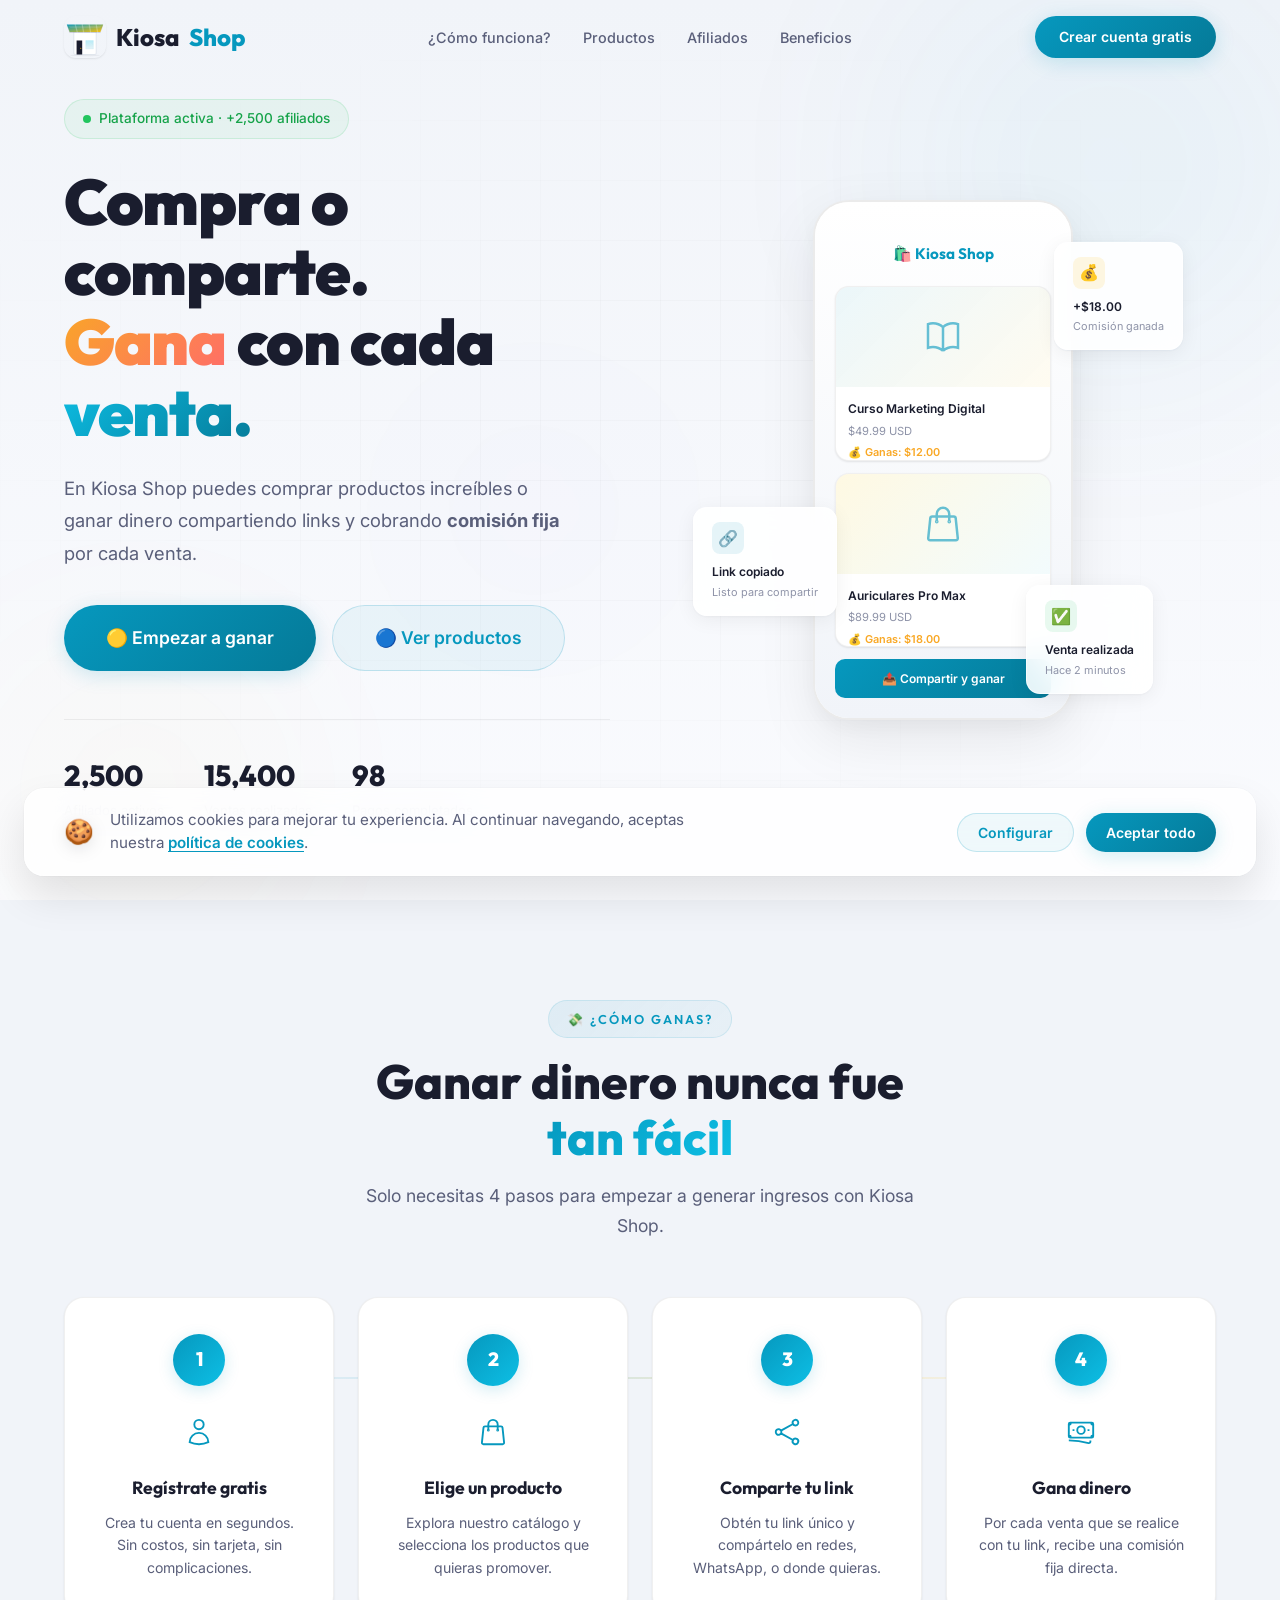
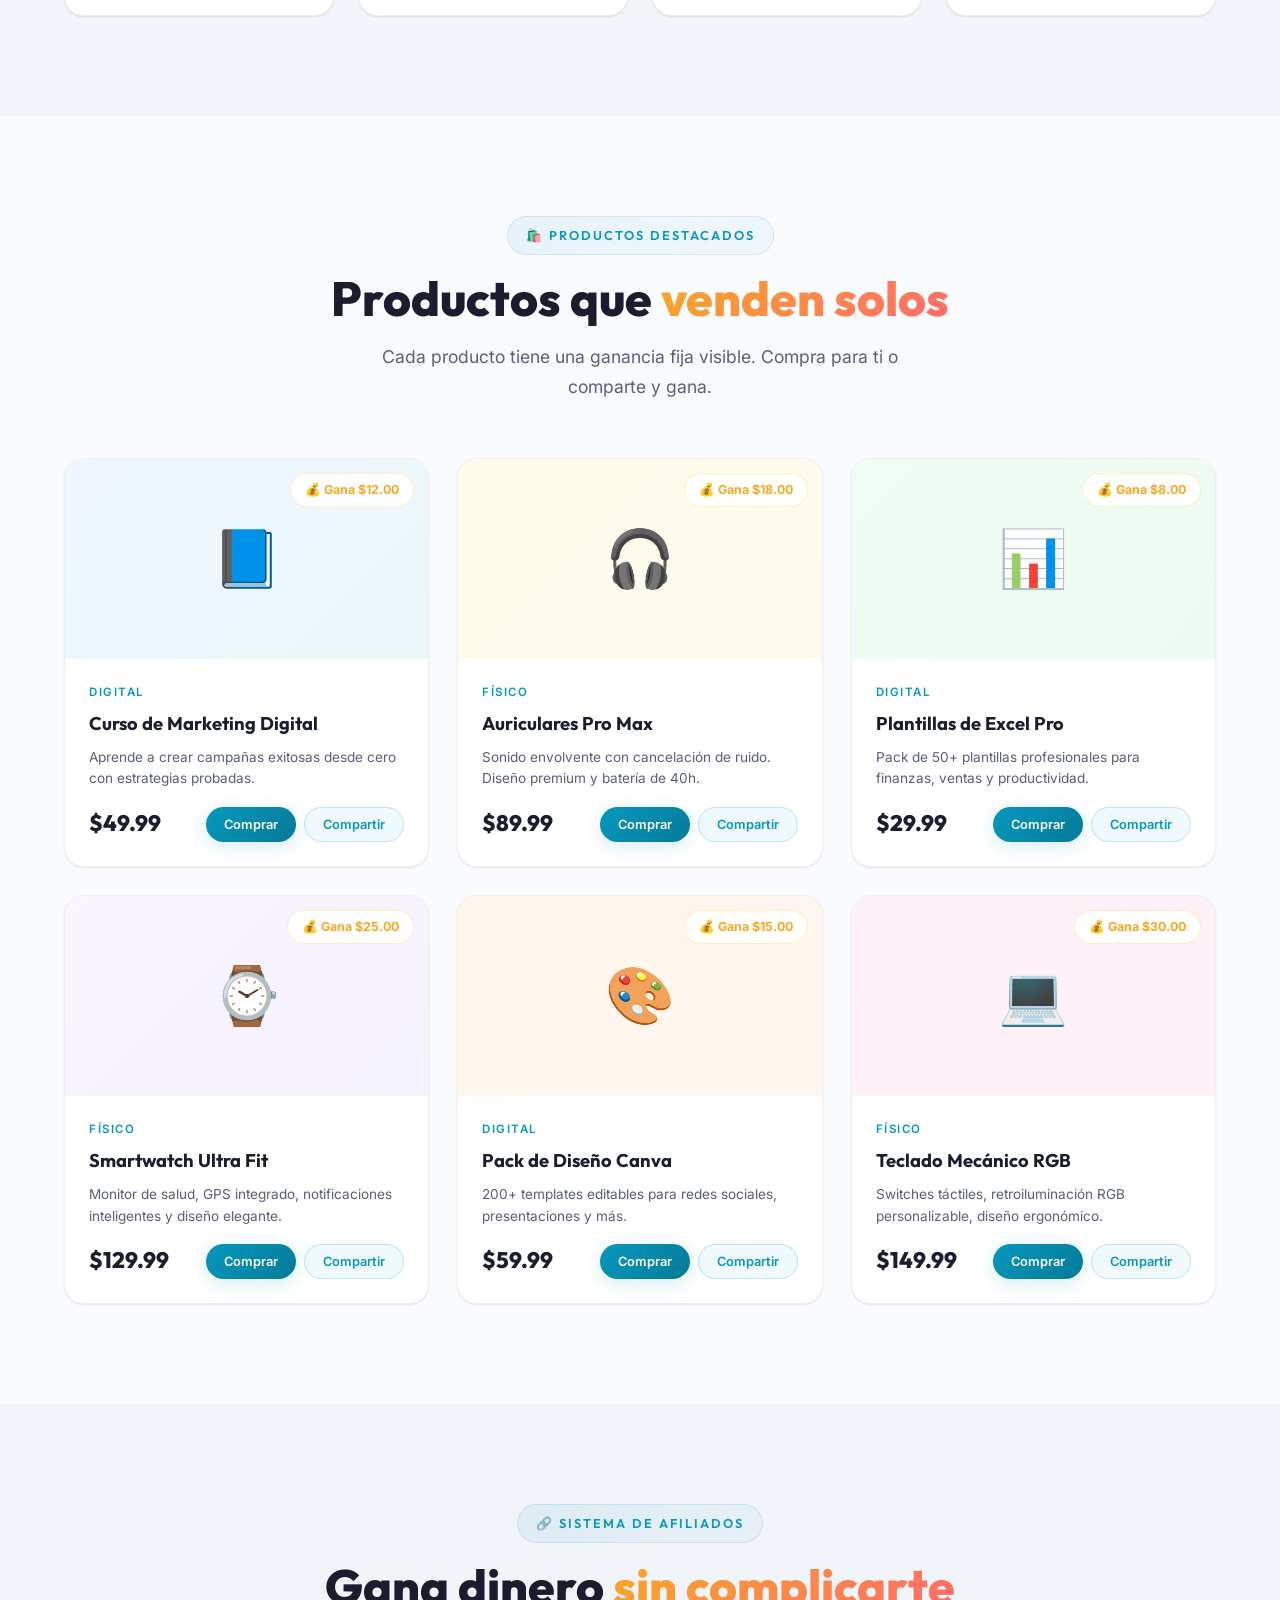
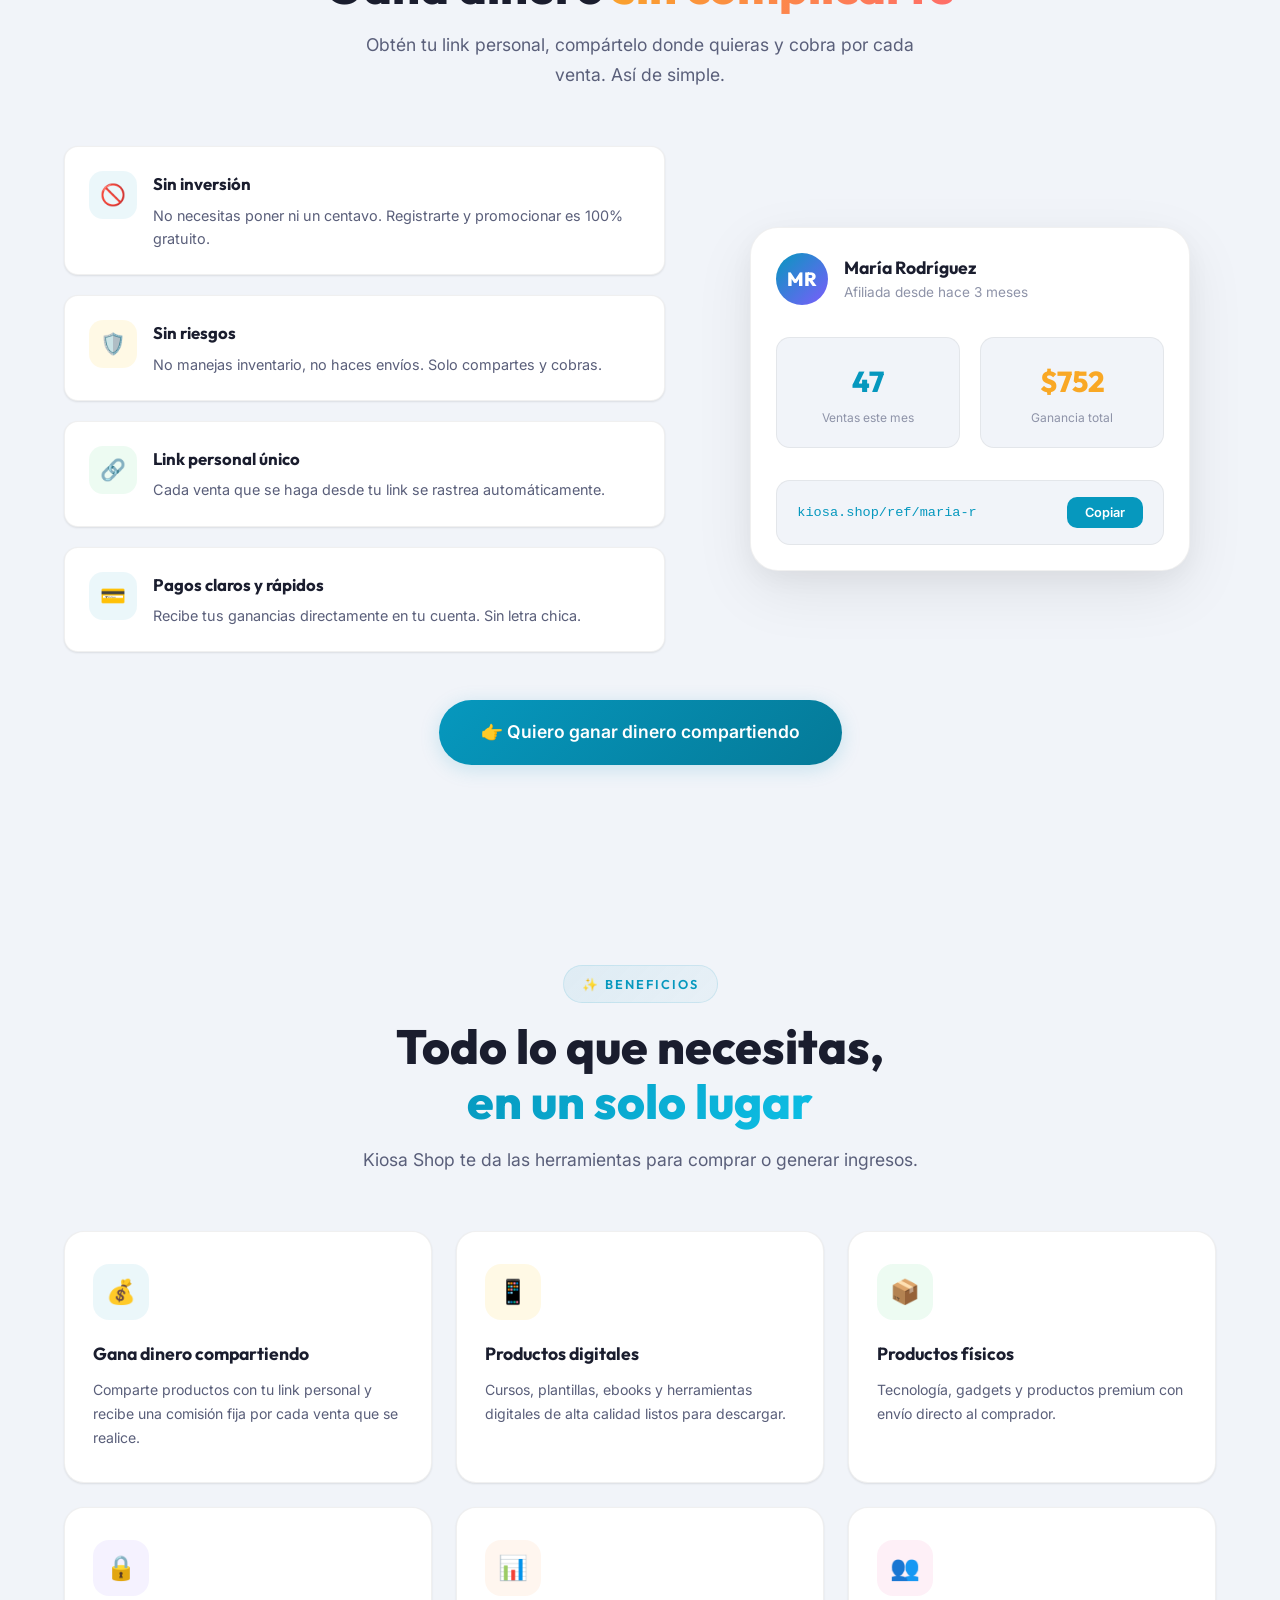
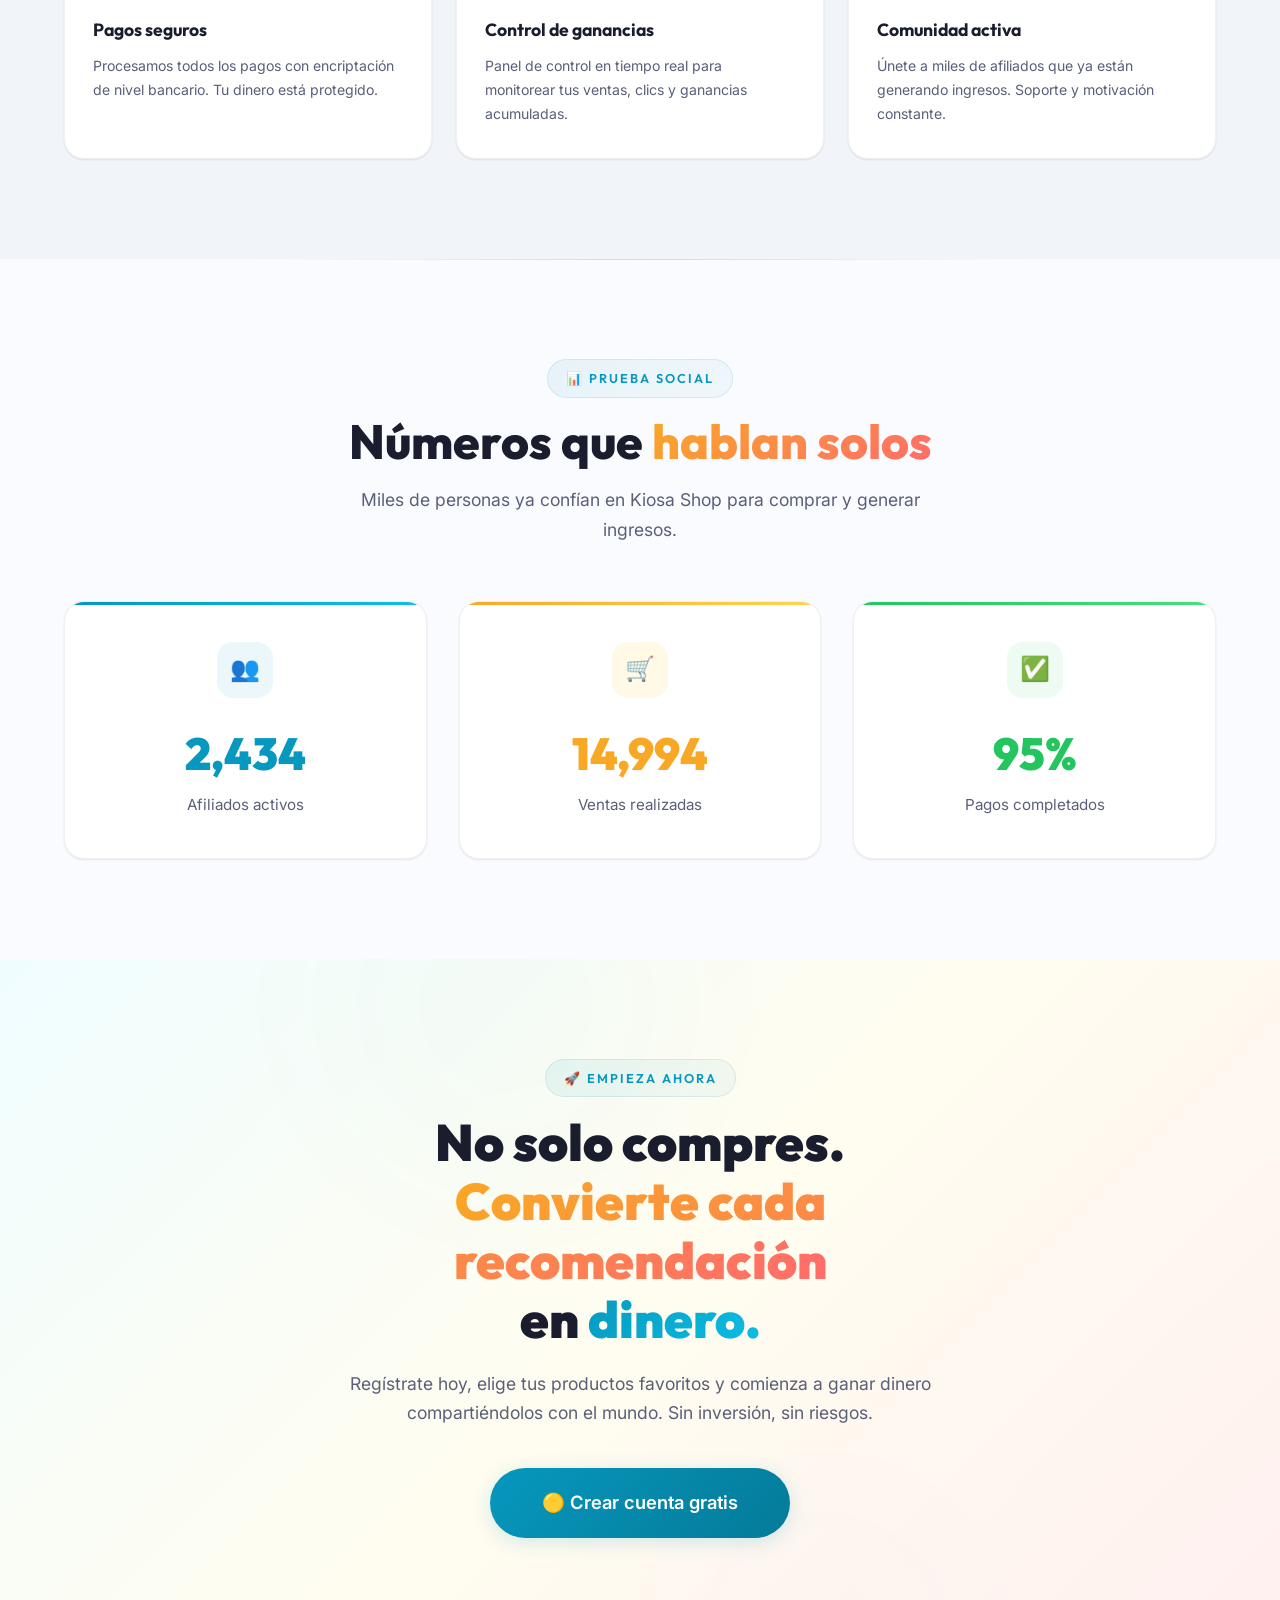
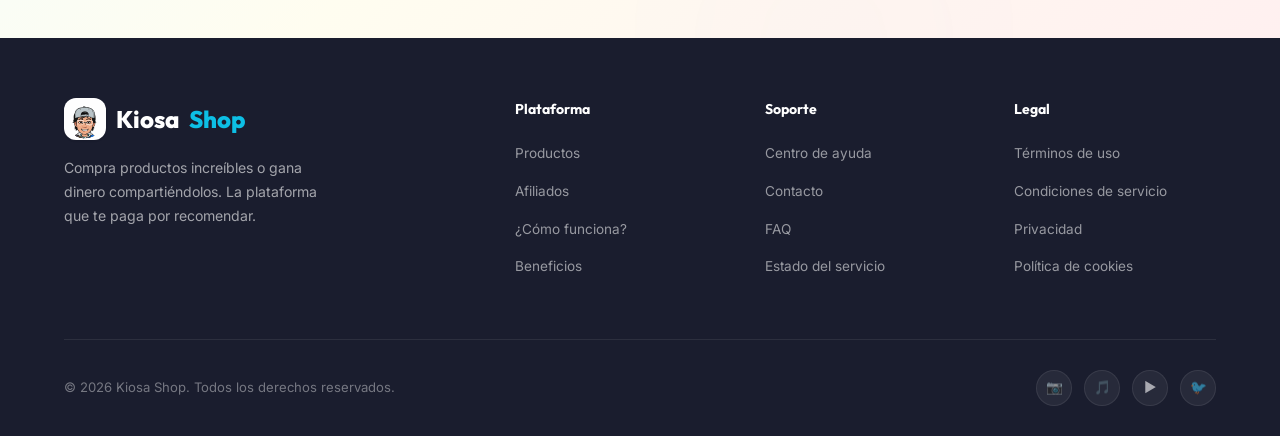
<file: index.html>
<!DOCTYPE html>
<html lang="es">

<head>
    <meta charset="UTF-8">
    <meta name="viewport" content="width=device-width, initial-scale=1.0">
    <title>Kiosa Shop – Compra o Comparte. Gana con cada venta.</title>
    <meta name="description"
        content="En Kiosa Shop puedes comprar productos increíbles o ganar dinero compartiendo links y cobrando comisión fija por cada venta. Sin inversión, sin riesgos.">
    <link rel="stylesheet" href="index.css">
    <link rel="icon"
        href="data:image/svg+xml,<svg xmlns='http://www.w3.org/2000/svg' viewBox='0 0 100 100'><text y='.9em' font-size='90'>🛍️</text></svg>">
</head>

<body>

    <!-- Particles Background -->
    <canvas id="particles-canvas"></canvas>

    <!-- ===== NAVBAR ===== -->
    <nav class="navbar" id="navbar">
        <div class="container">
            <a href="#" class="navbar-brand">
                <img class="logo-img" src="shop-logo.svg" alt="Kiosa Shop Logo">
                <span>Kiosa</span>
                <span>Shop</span>
            </a>

            <div class="navbar-nav" id="navbarNav">
                <a href="#how-it-works">¿Cómo funciona?</a>
                <a href="#products">Productos</a>
                <a href="#affiliate">Afiliados</a>
                <a href="#benefits">Beneficios</a>
            </div>

            <div class="navbar-cta">
                <a href="#cta-final" class="btn btn-primary btn-sm">Crear cuenta gratis</a>
            </div>

            <button class="mobile-toggle" id="mobileToggle" aria-label="Menú">
                <span></span>
                <span></span>
                <span></span>
            </button>
        </div>
    </nav>

    <!-- ===== HERO SECTION ===== -->
    <section class="hero" id="hero">
        <div class="hero-bg">
            <div class="orb orb-1"></div>
            <div class="orb orb-2"></div>
            <div class="orb orb-3"></div>
        </div>
        <div class="hero-grid-overlay"></div>

        <div class="container">
            <div class="hero-content">
                <div class="hero-badge">
                    <span class="pulse-dot"></span>
                    Plataforma activa · +2,500 afiliados
                </div>

                <h1 class="hero-title">
                    Compra o comparte.<br>
                    <span class="highlight-yellow">Gana</span> con cada
                    <span class="highlight-cyan">venta.</span>
                </h1>

                <p class="hero-subtitle">
                    En Kiosa Shop puedes comprar productos increíbles o ganar dinero
                    compartiendo links y cobrando <strong>comisión fija</strong> por cada venta.
                </p>

                <div class="hero-ctas">
                    <a href="#cta-final" class="btn btn-primary btn-lg" id="cta-hero-earn">
                        🟡 Empezar a ganar
                    </a>
                    <a href="#products" class="btn btn-secondary btn-lg" id="cta-hero-products">
                        🔵 Ver productos
                    </a>
                </div>

                <div class="hero-stats">
                    <div class="hero-stat">
                        <div class="hero-stat-value" data-count="2500">0</div>
                        <div class="hero-stat-label">Afiliados activos</div>
                    </div>
                    <div class="hero-stat">
                        <div class="hero-stat-value" data-count="15400">0</div>
                        <div class="hero-stat-label">Ventas realizadas</div>
                    </div>
                    <div class="hero-stat">
                        <div class="hero-stat-value" data-count="98">0%</div>
                        <div class="hero-stat-label">Pagos completados</div>
                    </div>
                </div>
            </div>

            <!-- Hero Visual – CSS Phone Mockup -->
            <div class="hero-visual">
                <div class="hero-visual-wrapper">
                    <div class="hero-phone">
                        <div class="hero-phone-screen">
                            <div class="phone-header">🛍️ Kiosa Shop</div>

                            <div class="phone-product-card">
                                <div class="phone-product-img">
                                    <svg viewBox="0 0 24 24" fill="none" stroke="currentColor" stroke-width="1.5">
                                        <path
                                            d="M12 6.042A8.967 8.967 0 006 3.75c-1.052 0-2.062.18-3 .512v14.25A8.987 8.987 0 016 18c2.305 0 4.408.867 6 2.292m0-14.25a8.966 8.966 0 016-2.292c1.052 0 2.062.18 3 .512v14.25A8.987 8.987 0 0018 18a8.967 8.967 0 00-6 2.292m0-14.25v14.25" />
                                    </svg>
                                </div>
                                <div class="phone-product-info">
                                    <div class="phone-product-name">Curso Marketing Digital</div>
                                    <div class="phone-product-price">$49.99 USD</div>
                                    <div class="phone-product-earn">💰 Ganas: $12.00</div>
                                </div>
                            </div>

                            <div class="phone-product-card">
                                <div class="phone-product-img"
                                    style="background: linear-gradient(135deg, rgba(250,204,21,0.12), rgba(6,182,212,0.05));">
                                    <svg viewBox="0 0 24 24" fill="none" stroke="currentColor" stroke-width="1.5">
                                        <path
                                            d="M15.75 10.5V6a3.75 3.75 0 10-7.5 0v4.5m11.356-1.993l1.263 12c.07.665-.45 1.243-1.119 1.243H4.25a1.125 1.125 0 01-1.12-1.243l1.264-12A1.125 1.125 0 015.513 7.5h12.974c.576 0 1.059.435 1.119 1.007zM8.625 10.5a.375.375 0 11-.75 0 .375.375 0 01.75 0zm7.5 0a.375.375 0 11-.75 0 .375.375 0 01.75 0z" />
                                    </svg>
                                </div>
                                <div class="phone-product-info">
                                    <div class="phone-product-name">Auriculares Pro Max</div>
                                    <div class="phone-product-price">$89.99 USD</div>
                                    <div class="phone-product-earn">💰 Ganas: $18.00</div>
                                </div>
                            </div>

                            <div class="phone-share-btn">📤 Compartir y ganar</div>
                        </div>
                    </div>

                    <!-- Floating cards -->
                    <div class="float-card float-card-1">
                        <div class="fc-icon yellow">💰</div>
                        <div class="fc-title">+$18.00</div>
                        <div class="fc-value">Comisión ganada</div>
                    </div>

                    <div class="float-card float-card-2">
                        <div class="fc-icon cyan">🔗</div>
                        <div class="fc-title">Link copiado</div>
                        <div class="fc-value">Listo para compartir</div>
                    </div>

                    <div class="float-card float-card-3">
                        <div class="fc-icon green">✅</div>
                        <div class="fc-title">Venta realizada</div>
                        <div class="fc-value">Hace 2 minutos</div>
                    </div>
                </div>
            </div>
        </div>
    </section>

    <!-- ===== HOW IT WORKS ===== -->
    <section class="section how-it-works" id="how-it-works">
        <div class="container">
            <div class="text-center">
                <div class="section-label mx-auto">💸 ¿Cómo ganas?</div>
                <h2 class="section-title">Ganar dinero nunca fue<br><span class="text-gradient-cyan">tan fácil</span>
                </h2>
                <p class="section-subtitle mx-auto">Solo necesitas 4 pasos para empezar a generar ingresos con Kiosa
                    Shop.</p>
            </div>

            <div class="how-grid">
                <div class="how-card reveal">
                    <div class="how-card-step">1</div>
                    <div class="how-card-icon">
                        <svg viewBox="0 0 24 24" fill="none" stroke="currentColor" stroke-width="1.5">
                            <path
                                d="M15.75 6a3.75 3.75 0 11-7.5 0 3.75 3.75 0 017.5 0zM4.501 20.118a7.5 7.5 0 0114.998 0A17.933 17.933 0 0112 21.75c-2.676 0-5.216-.584-7.499-1.632z" />
                        </svg>
                    </div>
                    <h3 class="how-card-title">Regístrate gratis</h3>
                    <p class="how-card-desc">Crea tu cuenta en segundos. Sin costos, sin tarjeta, sin complicaciones.
                    </p>
                </div>

                <div class="how-card reveal">
                    <div class="how-card-step">2</div>
                    <div class="how-card-icon">
                        <svg viewBox="0 0 24 24" fill="none" stroke="currentColor" stroke-width="1.5">
                            <path
                                d="M15.75 10.5V6a3.75 3.75 0 10-7.5 0v4.5m11.356-1.993l1.263 12c.07.665-.45 1.243-1.119 1.243H4.25a1.125 1.125 0 01-1.12-1.243l1.264-12A1.125 1.125 0 015.513 7.5h12.974c.576 0 1.059.435 1.119 1.007zM8.625 10.5a.375.375 0 11-.75 0 .375.375 0 01.75 0zm7.5 0a.375.375 0 11-.75 0 .375.375 0 01.75 0z" />
                        </svg>
                    </div>
                    <h3 class="how-card-title">Elige un producto</h3>
                    <p class="how-card-desc">Explora nuestro catálogo y selecciona los productos que quieras promover.
                    </p>
                </div>

                <div class="how-card reveal">
                    <div class="how-card-step">3</div>
                    <div class="how-card-icon">
                        <svg viewBox="0 0 24 24" fill="none" stroke="currentColor" stroke-width="1.5">
                            <path
                                d="M7.217 10.907a2.25 2.25 0 100 2.186m0-2.186c.18.324.283.696.283 1.093s-.103.77-.283 1.093m0-2.186l9.566-5.314m-9.566 7.5l9.566 5.314m0 0a2.25 2.25 0 103.935 2.186 2.25 2.25 0 00-3.935-2.186zm0-12.814a2.25 2.25 0 103.933-2.185 2.25 2.25 0 00-3.933 2.185z" />
                        </svg>
                    </div>
                    <h3 class="how-card-title">Comparte tu link</h3>
                    <p class="how-card-desc">Obtén tu link único y compártelo en redes, WhatsApp, o donde quieras.</p>
                </div>

                <div class="how-card reveal">
                    <div class="how-card-step">4</div>
                    <div class="how-card-icon">
                        <svg viewBox="0 0 24 24" fill="none" stroke="currentColor" stroke-width="1.5">
                            <path
                                d="M2.25 18.75a60.07 60.07 0 0115.797 2.101c.727.198 1.453-.342 1.453-1.096V18.75M3.75 4.5v.75A.75.75 0 013 6h-.75m0 0v-.375c0-.621.504-1.125 1.125-1.125H20.25M2.25 6v9m18-10.5v.75c0 .414.336.75.75.75h.75m-1.5-1.5h.375c.621 0 1.125.504 1.125 1.125v9.75c0 .621-.504 1.125-1.125 1.125h-.375m1.5-1.5H21a.75.75 0 00-.75.75v.75m0 0H3.75m0 0h-.375a1.125 1.125 0 01-1.125-1.125V15m1.5 1.5v-.75A.75.75 0 003 15h-.75M15 10.5a3 3 0 11-6 0 3 3 0 016 0zm3 0h.008v.008H18V10.5zm-12 0h.008v.008H6V10.5z" />
                        </svg>
                    </div>
                    <h3 class="how-card-title">Gana dinero</h3>
                    <p class="how-card-desc">Por cada venta que se realice con tu link, recibe una comisión fija
                        directa.</p>
                </div>
            </div>
        </div>
    </section>

    <!-- ===== PRODUCTS SECTION ===== -->
    <section class="section products" id="products">
        <div class="container">
            <div class="text-center">
                <div class="section-label mx-auto">🛍️ Productos Destacados</div>
                <h2 class="section-title">Productos que <span class="text-gradient-yellow">venden solos</span></h2>
                <p class="section-subtitle mx-auto">Cada producto tiene una ganancia fija visible. Compra para ti o
                    comparte y gana.</p>
            </div>

            <div class="products-grid">
                <!-- Product 1 -->
                <div class="product-card reveal">
                    <div class="product-card-img">
                        <div class="product-visual v1">📘</div>
                        <div class="product-earn-badge">💰 Gana $12.00</div>
                    </div>
                    <div class="product-card-body">
                        <div class="product-card-category">Digital</div>
                        <h3 class="product-card-name">Curso de Marketing Digital</h3>
                        <p class="product-card-desc">Aprende a crear campañas exitosas desde cero con estrategias
                            probadas.</p>
                        <div class="product-card-footer">
                            <div class="product-price">$49.99</div>
                            <div class="product-actions">
                                <button class="btn btn-primary btn-sm">Comprar</button>
                                <button class="btn btn-secondary btn-sm">Compartir</button>
                            </div>
                        </div>
                    </div>
                </div>

                <!-- Product 2 -->
                <div class="product-card reveal">
                    <div class="product-card-img">
                        <div class="product-visual v2">🎧</div>
                        <div class="product-earn-badge">💰 Gana $18.00</div>
                    </div>
                    <div class="product-card-body">
                        <div class="product-card-category">Físico</div>
                        <h3 class="product-card-name">Auriculares Pro Max</h3>
                        <p class="product-card-desc">Sonido envolvente con cancelación de ruido. Diseño premium y
                            batería de 40h.</p>
                        <div class="product-card-footer">
                            <div class="product-price">$89.99</div>
                            <div class="product-actions">
                                <button class="btn btn-primary btn-sm">Comprar</button>
                                <button class="btn btn-secondary btn-sm">Compartir</button>
                            </div>
                        </div>
                    </div>
                </div>

                <!-- Product 3 -->
                <div class="product-card reveal">
                    <div class="product-card-img">
                        <div class="product-visual v3">📊</div>
                        <div class="product-earn-badge">💰 Gana $8.00</div>
                    </div>
                    <div class="product-card-body">
                        <div class="product-card-category">Digital</div>
                        <h3 class="product-card-name">Plantillas de Excel Pro</h3>
                        <p class="product-card-desc">Pack de 50+ plantillas profesionales para finanzas, ventas y
                            productividad.</p>
                        <div class="product-card-footer">
                            <div class="product-price">$29.99</div>
                            <div class="product-actions">
                                <button class="btn btn-primary btn-sm">Comprar</button>
                                <button class="btn btn-secondary btn-sm">Compartir</button>
                            </div>
                        </div>
                    </div>
                </div>

                <!-- Product 4 -->
                <div class="product-card reveal">
                    <div class="product-card-img">
                        <div class="product-visual v4">⌚</div>
                        <div class="product-earn-badge">💰 Gana $25.00</div>
                    </div>
                    <div class="product-card-body">
                        <div class="product-card-category">Físico</div>
                        <h3 class="product-card-name">Smartwatch Ultra Fit</h3>
                        <p class="product-card-desc">Monitor de salud, GPS integrado, notificaciones inteligentes y
                            diseño elegante.</p>
                        <div class="product-card-footer">
                            <div class="product-price">$129.99</div>
                            <div class="product-actions">
                                <button class="btn btn-primary btn-sm">Comprar</button>
                                <button class="btn btn-secondary btn-sm">Compartir</button>
                            </div>
                        </div>
                    </div>
                </div>

                <!-- Product 5 -->
                <div class="product-card reveal">
                    <div class="product-card-img">
                        <div class="product-visual v5">🎨</div>
                        <div class="product-earn-badge">💰 Gana $15.00</div>
                    </div>
                    <div class="product-card-body">
                        <div class="product-card-category">Digital</div>
                        <h3 class="product-card-name">Pack de Diseño Canva</h3>
                        <p class="product-card-desc">200+ templates editables para redes sociales, presentaciones y más.
                        </p>
                        <div class="product-card-footer">
                            <div class="product-price">$59.99</div>
                            <div class="product-actions">
                                <button class="btn btn-primary btn-sm">Comprar</button>
                                <button class="btn btn-secondary btn-sm">Compartir</button>
                            </div>
                        </div>
                    </div>
                </div>

                <!-- Product 6 -->
                <div class="product-card reveal">
                    <div class="product-card-img">
                        <div class="product-visual v6">💻</div>
                        <div class="product-earn-badge">💰 Gana $30.00</div>
                    </div>
                    <div class="product-card-body">
                        <div class="product-card-category">Físico</div>
                        <h3 class="product-card-name">Teclado Mecánico RGB</h3>
                        <p class="product-card-desc">Switches táctiles, retroiluminación RGB personalizable, diseño
                            ergonómico.</p>
                        <div class="product-card-footer">
                            <div class="product-price">$149.99</div>
                            <div class="product-actions">
                                <button class="btn btn-primary btn-sm">Comprar</button>
                                <button class="btn btn-secondary btn-sm">Compartir</button>
                            </div>
                        </div>
                    </div>
                </div>
            </div>
        </div>
    </section>

    <!-- ===== AFFILIATE SECTION ===== -->
    <section class="section affiliate" id="affiliate">
        <div class="container">
            <div class="text-center">
                <div class="section-label mx-auto">🔗 Sistema de Afiliados</div>
                <h2 class="section-title">Gana dinero <span class="text-gradient-yellow">sin complicarte</span></h2>
                <p class="section-subtitle mx-auto">Obtén tu link personal, compártelo donde quieras y cobra por cada
                    venta. Así de simple.</p>
            </div>

            <div class="affiliate-grid">
                <div class="affiliate-features-container">
                    <div class="affiliate-features">
                        <div class="affiliate-feature reveal">
                            <div class="affiliate-feature-icon cyan-bg">🚫</div>
                            <div class="affiliate-feature-text">
                                <h4>Sin inversión</h4>
                                <p>No necesitas poner ni un centavo. Registrarte y promocionar es 100% gratuito.</p>
                            </div>
                        </div>

                        <div class="affiliate-feature reveal">
                            <div class="affiliate-feature-icon yellow-bg">🛡️</div>
                            <div class="affiliate-feature-text">
                                <h4>Sin riesgos</h4>
                                <p>No manejas inventario, no haces envíos. Solo compartes y cobras.</p>
                            </div>
                        </div>

                        <div class="affiliate-feature reveal">
                            <div class="affiliate-feature-icon green-bg">🔗</div>
                            <div class="affiliate-feature-text">
                                <h4>Link personal único</h4>
                                <p>Cada venta que se haga desde tu link se rastrea automáticamente.</p>
                            </div>
                        </div>

                        <div class="affiliate-feature reveal">
                            <div class="affiliate-feature-icon cyan-bg">💳</div>
                            <div class="affiliate-feature-text">
                                <h4>Pagos claros y rápidos</h4>
                                <p>Recibe tus ganancias directamente en tu cuenta. Sin letra chica.</p>
                            </div>
                        </div>
                    </div>
                </div>

                <!-- Affiliate Visual Card -->
                <div class="affiliate-visual reveal">
                    <div class="affiliate-visual-card">
                        <div class="av-header">
                            <div class="av-avatar">MR</div>
                            <div>
                                <div class="av-name">María Rodríguez</div>
                                <div class="av-role">Afiliada desde hace 3 meses</div>
                            </div>
                        </div>

                        <div class="av-stats">
                            <div class="av-stat">
                                <div class="av-stat-value cyan">47</div>
                                <div class="av-stat-label">Ventas este mes</div>
                            </div>
                            <div class="av-stat">
                                <div class="av-stat-value yellow">$752</div>
                                <div class="av-stat-label">Ganancia total</div>
                            </div>
                        </div>

                        <div class="av-link-box">
                            <code>kiosa.shop/ref/maria-r</code>
                            <button class="copy-btn" id="copyLinkBtn">Copiar</button>
                        </div>
                    </div>
                </div>
            </div>

            <div class="text-center" style="margin-top: 48px;">
                <a href="#cta-final" class="btn btn-primary btn-lg">👉 Quiero ganar dinero compartiendo</a>
            </div>
        </div>
    </section>

    <!-- ===== BENEFITS SECTION ===== -->
    <section class="section benefits" id="benefits">
        <div class="container">
            <div class="text-center">
                <div class="section-label mx-auto">✨ Beneficios</div>
                <h2 class="section-title">Todo lo que necesitas,<br><span class="text-gradient-cyan">en un solo
                        lugar</span></h2>
                <p class="section-subtitle mx-auto">Kiosa Shop te da las herramientas para comprar o generar ingresos.
                </p>
            </div>

            <div class="benefits-grid">
                <div class="benefit-card reveal">
                    <div class="benefit-icon cyan">💰</div>
                    <h3>Gana dinero compartiendo</h3>
                    <p>Comparte productos con tu link personal y recibe una comisión fija por cada venta que se realice.
                    </p>
                </div>

                <div class="benefit-card reveal">
                    <div class="benefit-icon yellow">📱</div>
                    <h3>Productos digitales</h3>
                    <p>Cursos, plantillas, ebooks y herramientas digitales de alta calidad listos para descargar.</p>
                </div>

                <div class="benefit-card reveal">
                    <div class="benefit-icon green">📦</div>
                    <h3>Productos físicos</h3>
                    <p>Tecnología, gadgets y productos premium con envío directo al comprador.</p>
                </div>

                <div class="benefit-card reveal">
                    <div class="benefit-icon purple">🔒</div>
                    <h3>Pagos seguros</h3>
                    <p>Procesamos todos los pagos con encriptación de nivel bancario. Tu dinero está protegido.</p>
                </div>

                <div class="benefit-card reveal">
                    <div class="benefit-icon orange">📊</div>
                    <h3>Control de ganancias</h3>
                    <p>Panel de control en tiempo real para monitorear tus ventas, clics y ganancias acumuladas.</p>
                </div>

                <div class="benefit-card reveal">
                    <div class="benefit-icon pink">👥</div>
                    <h3>Comunidad activa</h3>
                    <p>Únete a miles de afiliados que ya están generando ingresos. Soporte y motivación constante.</p>
                </div>
            </div>
        </div>
    </section>

    <!-- ===== SOCIAL PROOF ===== -->
    <section class="section social-proof" id="social-proof">
        <div class="container">
            <div class="text-center">
                <div class="section-label mx-auto">📊 Prueba Social</div>
                <h2 class="section-title">Números que <span class="text-gradient-yellow">hablan solos</span></h2>
                <p class="section-subtitle mx-auto">Miles de personas ya confían en Kiosa Shop para comprar y generar
                    ingresos.</p>
            </div>

            <div class="stats-grid">
                <div class="stat-card reveal">
                    <div class="stat-card-icon">👥</div>
                    <div class="stat-card-value" data-count="2500">0</div>
                    <div class="stat-card-label">Afiliados activos</div>
                </div>

                <div class="stat-card reveal">
                    <div class="stat-card-icon">🛒</div>
                    <div class="stat-card-value" data-count="15400">0</div>
                    <div class="stat-card-label">Ventas realizadas</div>
                </div>

                <div class="stat-card reveal">
                    <div class="stat-card-icon">✅</div>
                    <div class="stat-card-value" data-count="98" data-suffix="%">0</div>
                    <div class="stat-card-label">Pagos completados</div>
                </div>
            </div>
        </div>
    </section>

    <!-- ===== CTA FINAL ===== -->
    <section class="section cta-final" id="cta-final">
        <div class="cta-final-bg">
            <div class="orb orb-1"></div>
            <div class="orb orb-2"></div>
        </div>

        <div class="container">
            <div class="cta-final-content">
                <div class="section-label mx-auto">🚀 Empieza ahora</div>
                <h2 class="cta-final-title">
                    No solo compres.<br>
                    <span class="text-gradient-yellow">Convierte cada recomendación</span><br>
                    en <span class="text-gradient-cyan">dinero.</span>
                </h2>
                <p class="cta-final-subtitle">
                    Regístrate hoy, elige tus productos favoritos y comienza a ganar
                    dinero compartiéndolos con el mundo. Sin inversión, sin riesgos.
                </p>
                <a href="#" class="btn btn-primary btn-lg" id="cta-final-btn">
                    🟡 Crear cuenta gratis
                </a>
            </div>
        </div>
    </section>

    <!-- ===== FOOTER ===== -->
    <footer class="footer">
        <div class="container">
            <div class="footer-content">
                <div class="footer-brand">
                    <a href="#" class="navbar-brand">
                        <img class="logo-img" src="logo.svg" alt="Kiosa Shop Logo">
                        <span>Kiosa</span>
                        <span>Shop</span>
                    </a>
                    <p>Compra productos increíbles o gana dinero compartiéndolos. La plataforma que te paga por
                        recomendar.</p>
                </div>

                <div class="footer-col">
                    <h4>Plataforma</h4>
                    <ul>
                        <li><a href="#products">Productos</a></li>
                        <li><a href="#affiliate">Afiliados</a></li>
                        <li><a href="#how-it-works">¿Cómo funciona?</a></li>
                        <li><a href="#benefits">Beneficios</a></li>
                    </ul>
                </div>

                <div class="footer-col">
                    <h4>Soporte</h4>
                    <ul>
                        <li><a href="ayuda.html">Centro de ayuda</a></li>
                        <li><a href="contacto.html">Contacto</a></li>
                        <li><a href="faq.html">FAQ</a></li>
                        <li><a href="estado.html">Estado del servicio</a></li>
                    </ul>
                </div>

                <div class="footer-col">
                    <h4>Legal</h4>
                    <ul>
                        <li><a href="uso.html">Términos de uso</a></li>
                        <li><a href="terminos.html">Condiciones de servicio</a></li>
                        <li><a href="privacidad.html">Privacidad</a></li>
                        <li><a href="cookies.html">Política de cookies</a></li>
                    </ul>
                </div>
            </div>

            <div class="footer-bottom">
                <p>&copy; 2026 Kiosa Shop. Todos los derechos reservados.</p>
                <div class="footer-socials">
                    <a href="#" aria-label="Instagram">📷</a>
                    <a href="#" aria-label="TikTok">🎵</a>
                    <a href="#" aria-label="YouTube">▶️</a>
                    <a href="#" aria-label="Twitter">🐦</a>
                </div>
            </div>
        </div>
    </footer>
    <script src="main.js"></script>
</body>

</html>
</file>
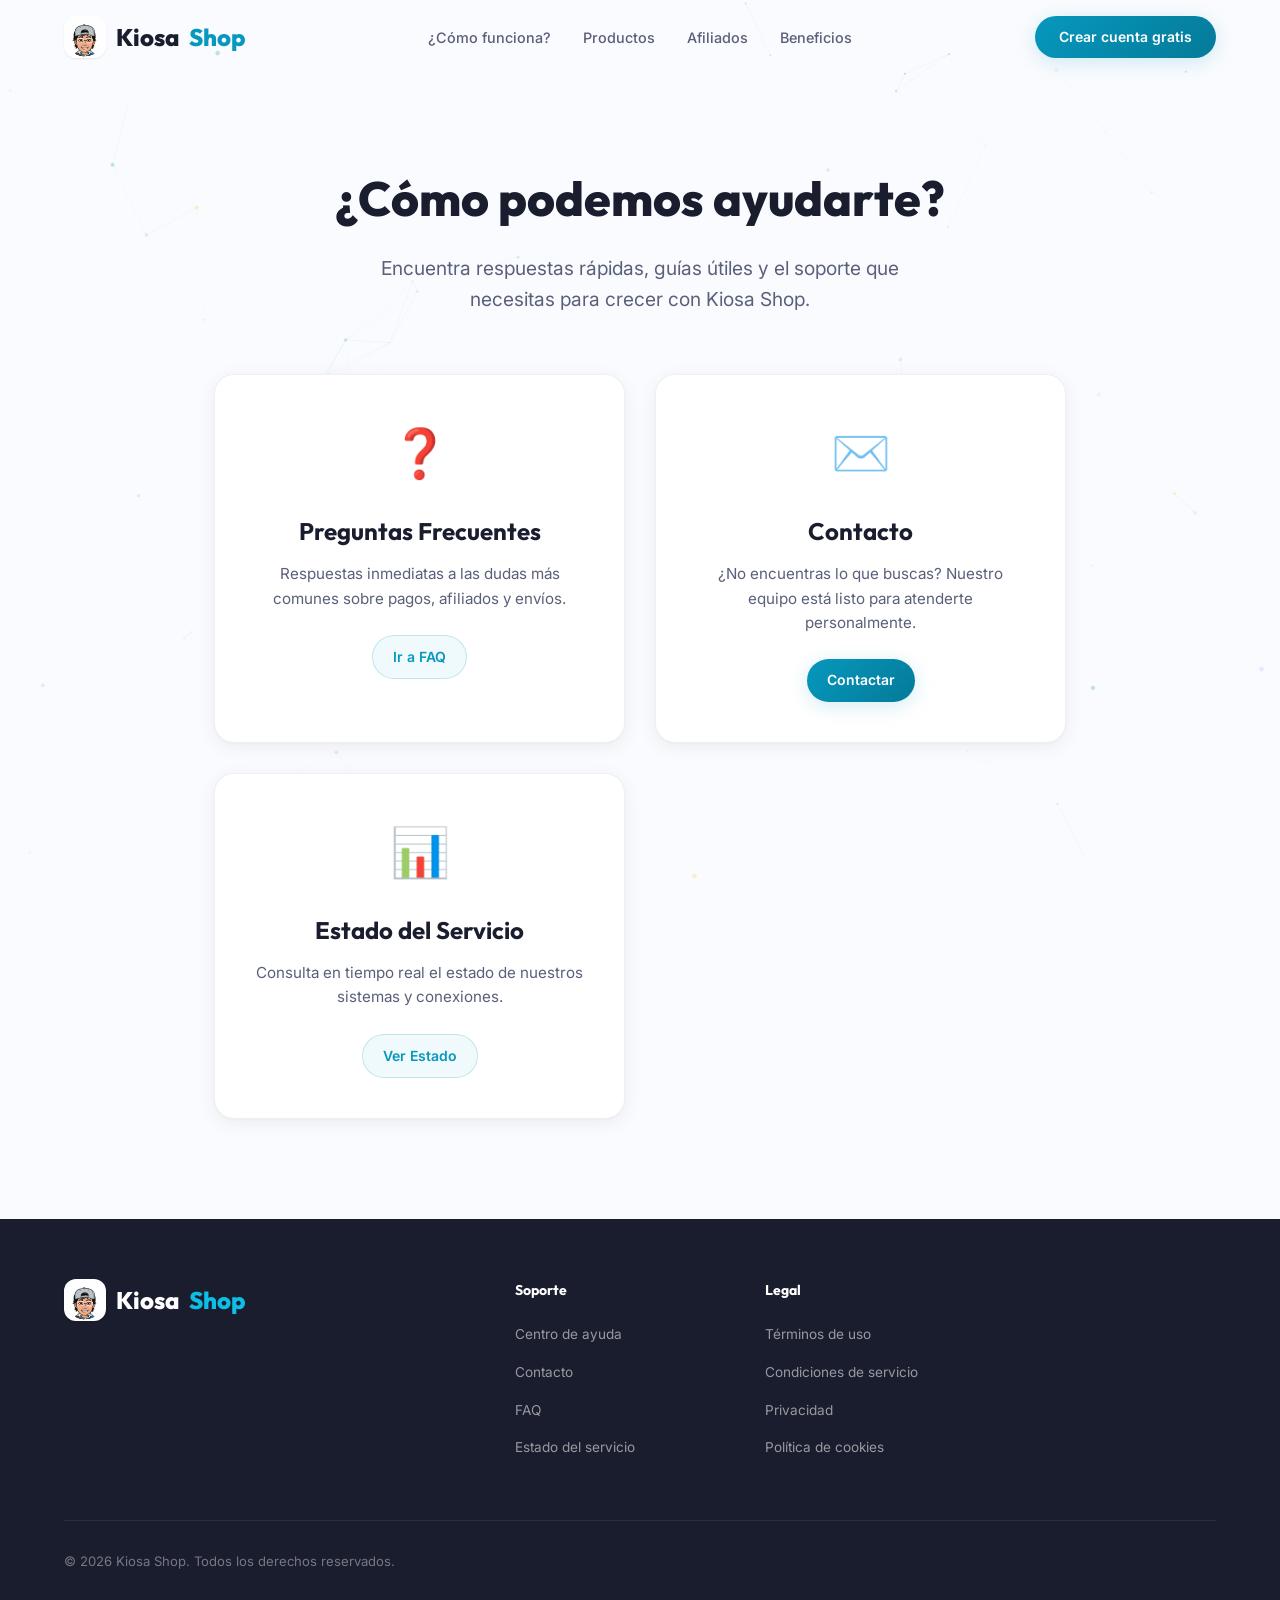
<file: ayuda.html>
<!DOCTYPE html>
<html lang="es">

<head>
    <meta charset="UTF-8">
    <meta name="viewport" content="width=device-width, initial-scale=1.0">
    <title>Centro de Ayuda – Kiosa Shop</title>
    <meta name="description" content="Centro de ayuda y soporte técnico de Kiosa Shop.">
    <link rel="stylesheet" href="index.css">
    <link rel="icon"
        href="data:image/svg+xml,<svg xmlns='http://www.w3.org/2000/svg' viewBox='0 0 100 100'><text y='.9em' font-size='90'>🛍️</text></svg>">
    <style>
        .support-content {
            padding: 160px 0 100px;
            background: var(--bg-primary);
            min-height: 80vh;
        }

        .support-container {
            max-width: 900px;
            margin: 0 auto;
            padding: 0 24px;
        }

        .support-grid {
            display: grid;
            grid-template-columns: repeat(auto-fit, minmax(280px, 1fr));
            gap: 30px;
            margin-top: 40px;
        }

        .support-card {
            background: var(--bg-card);
            padding: 40px;
            border-radius: var(--radius-lg);
            border: 1px solid var(--border-subtle);
            box-shadow: var(--shadow-card);
            transition: all 0.3s ease;
            text-align: center;
        }

        .support-card:hover {
            transform: translateY(-5px);
            box-shadow: var(--shadow-card-hover);
            border-color: var(--primary-400);
        }

        .support-card .icon {
            font-size: 3rem;
            margin-bottom: 20px;
            display: block;
        }

        .support-card h3 {
            font-family: var(--font-display);
            font-size: 1.5rem;
            margin-bottom: 12px;
            color: var(--text-primary);
        }

        .support-card p {
            color: var(--text-secondary);
            font-size: 0.95rem;
            margin-bottom: 24px;
        }

        .support-header {
            text-align: center;
            margin-bottom: 60px;
        }

        .support-header h1 {
            font-family: var(--font-display);
            font-size: 3rem;
            font-weight: 800;
            color: var(--text-primary);
            margin-bottom: 16px;
        }

        .support-header p {
            color: var(--text-secondary);
            font-size: 1.2rem;
            max-width: 600px;
            margin: 0 auto;
        }

        @media (max-width: 768px) {
            .support-header h1 {
                font-size: 2.5rem;
            }
        }
    </style>
</head>

<body>

    <canvas id="particles-canvas"></canvas>

    <nav class="navbar" id="navbar">
        <div class="container">
            <a href="index.html" class="navbar-brand">
                <img class="logo-img" src="logo.svg" alt="Kiosa Shop Logo">
                <span>Kiosa</span>
                <span>Shop</span>
            </a>

            <div class="navbar-nav" id="navbarNav">
                <a href="index.html#how-it-works">¿Cómo funciona?</a>
                <a href="index.html#products">Productos</a>
                <a href="index.html#affiliate">Afiliados</a>
                <a href="index.html#benefits">Beneficios</a>
            </div>

            <div class="navbar-cta">
                <a href="index.html#cta-final" class="btn btn-primary btn-sm">Crear cuenta gratis</a>
            </div>

            <button class="mobile-toggle" id="mobileToggle" aria-label="Menú">
                <span></span>
                <span></span>
                <span></span>
            </button>
        </div>
    </nav>

    <main class="support-content">
        <div class="support-container">
            <div class="support-header reveal">
                <h1>¿Cómo podemos ayudarte?</h1>
                <p>Encuentra respuestas rápidas, guías útiles y el soporte que necesitas para crecer con Kiosa Shop.</p>
            </div>

            <div class="support-grid">
                <div class="support-card reveal" style="transition-delay: 0.1s;">
                    <span class="icon">❓</span>
                    <h3>Preguntas Frecuentes</h3>
                    <p>Respuestas inmediatas a las dudas más comunes sobre pagos, afiliados y envíos.</p>
                    <a href="faq.html" class="btn btn-secondary btn-sm">Ir a FAQ</a>
                </div>

                <div class="support-card reveal" style="transition-delay: 0.2s;">
                    <span class="icon">✉️</span>
                    <h3>Contacto</h3>
                    <p>¿No encuentras lo que buscas? Nuestro equipo está listo para atenderte personalmente.</p>
                    <a href="contacto.html" class="btn btn-primary btn-sm">Contactar</a>
                </div>

                <div class="support-card reveal" style="transition-delay: 0.3s;">
                    <span class="icon">📊</span>
                    <h3>Estado del Servicio</h3>
                    <p>Consulta en tiempo real el estado de nuestros sistemas y conexiones.</p>
                    <a href="estado.html" class="btn btn-secondary btn-sm">Ver Estado</a>
                </div>
            </div>
        </div>
    </main>

    <footer class="footer">
        <div class="container">
            <div class="footer-content">
                <div class="footer-brand">
                    <a href="index.html" class="navbar-brand">
                        <img class="logo-img" src="logo.svg" alt="Kiosa Shop Logo">
                        <span>Kiosa</span>
                        <span>Shop</span>
                    </a>
                </div>
                <div class="footer-col">
                    <h4>Soporte</h4>
                    <ul>
                        <li><a href="ayuda.html">Centro de ayuda</a></li>
                        <li><a href="contacto.html">Contacto</a></li>
                        <li><a href="faq.html">FAQ</a></li>
                        <li><a href="estado.html">Estado del servicio</a></li>
                    </ul>
                </div>
                <div class="footer-col">
                    <h4>Legal</h4>
                    <ul>
                        <li><a href="uso.html">Términos de uso</a></li>
                        <li><a href="terminos.html">Condiciones de servicio</a></li>
                        <li><a href="privacidad.html">Privacidad</a></li>
                        <li><a href="cookies.html">Política de cookies</a></li>
                    </ul>
                </div>
            </div>
            <div class="footer-bottom">
                <p>&copy; 2026 Kiosa Shop. Todos los derechos reservados.</p>
            </div>
        </div>
    </footer>

    <script src="main.js"></script>
</body>

</html>
</file>
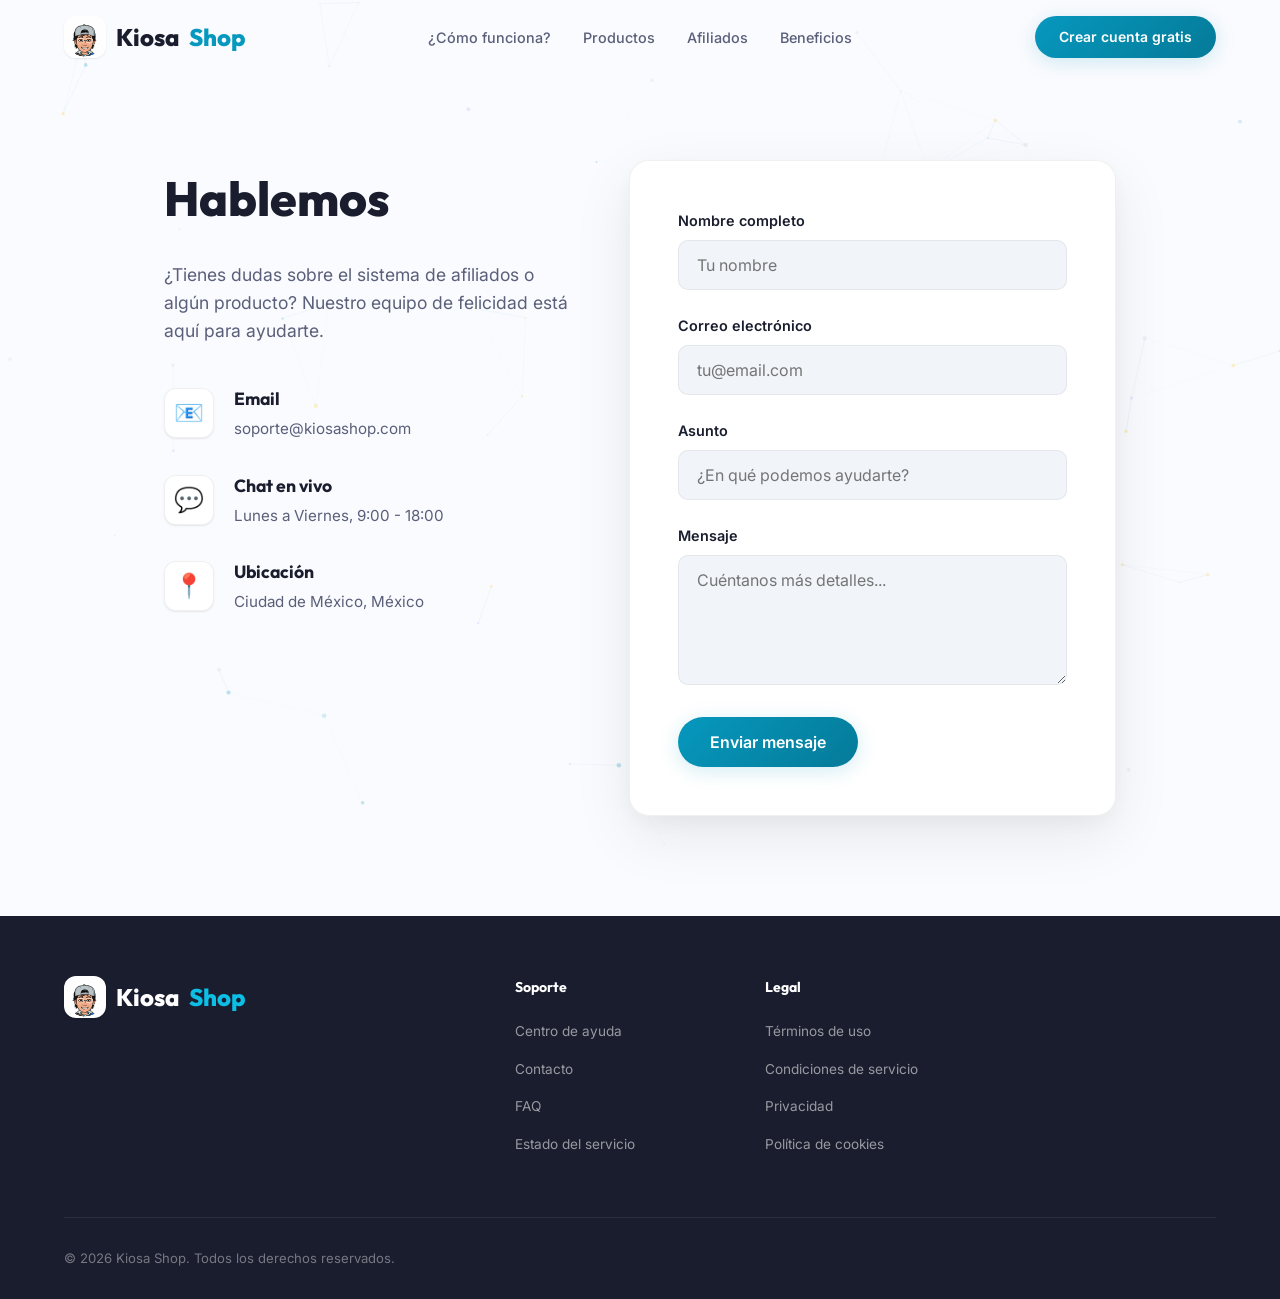
<file: contacto.html>
<!DOCTYPE html>
<html lang="es">

<head>
    <meta charset="UTF-8">
    <meta name="viewport" content="width=device-width, initial-scale=1.0">
    <title>Contacto – Kiosa Shop</title>
    <meta name="description" content="Contacta con el equipo de soporte de Kiosa Shop.">
    <link rel="stylesheet" href="index.css">
    <link rel="icon"
        href="data:image/svg+xml,<svg xmlns='http://www.w3.org/2000/svg' viewBox='0 0 100 100'><text y='.9em' font-size='90'>🛍️</text></svg>">
    <style>
        .contact-content {
            padding: 160px 0 100px;
            background: var(--bg-primary);
            min-height: 80vh;
        }

        .contact-container {
            max-width: 1000px;
            margin: 0 auto;
            padding: 0 24px;
            display: grid;
            grid-template-columns: 1fr 1.2fr;
            gap: 60px;
            align-items: start;
        }

        .contact-info h1 {
            font-family: var(--font-display);
            font-size: 3rem;
            font-weight: 800;
            color: var(--text-primary);
            margin-bottom: 24px;
        }

        .contact-info p {
            color: var(--text-secondary);
            font-size: 1.1rem;
            margin-bottom: 40px;
            line-height: 1.6;
        }

        .contact-method {
            display: flex;
            align-items: center;
            gap: 20px;
            margin-bottom: 30px;
        }

        .contact-method .icon {
            width: 50px;
            height: 50px;
            background: var(--bg-card);
            border-radius: 12px;
            display: flex;
            align-items: center;
            justify-content: center;
            font-size: 1.5rem;
            box-shadow: var(--shadow-sm);
            border: 1px solid var(--border-subtle);
        }

        .contact-method div h4 {
            font-family: var(--font-display);
            font-size: 1.1rem;
            color: var(--text-primary);
            margin-bottom: 4px;
        }

        .contact-method div p {
            margin-bottom: 0;
            font-size: 0.95rem;
        }

        .contact-form {
            background: var(--bg-card);
            padding: 48px;
            border-radius: var(--radius-lg);
            border: 1px solid var(--border-subtle);
            box-shadow: var(--shadow-elevated);
        }

        .form-group {
            margin-bottom: 24px;
        }

        .form-group label {
            display: block;
            font-size: 0.9rem;
            font-weight: 600;
            color: var(--text-primary);
            margin-bottom: 8px;
        }

        .form-group input,
        .form-group textarea {
            width: 100%;
            padding: 14px 18px;
            border-radius: 10px;
            border: 1px solid var(--border-subtle);
            background: var(--bg-secondary);
            font-family: var(--font-body);
            font-size: 1rem;
            color: var(--text-primary);
            transition: all 0.3s ease;
        }

        .form-group input:focus,
        .form-group textarea:focus {
            outline: none;
            border-color: var(--primary-500);
            background: var(--bg-card);
            box-shadow: 0 0 0 4px var(--primary-glow);
        }

        @media (max-width: 992px) {
            .contact-container {
                grid-template-columns: 1fr;
                gap: 60px;
            }

            .contact-info {
                text-align: center;
            }

            .contact-method {
                justify-content: center;
                text-align: left;
            }
        }
    </style>
</head>

<body>

    <canvas id="particles-canvas"></canvas>

    <nav class="navbar" id="navbar">
        <div class="container">
            <a href="index.html" class="navbar-brand">
                <img class="logo-img" src="logo.svg" alt="Kiosa Shop Logo">
                <span>Kiosa</span>
                <span>Shop</span>
            </a>

            <div class="navbar-nav" id="navbarNav">
                <a href="index.html#how-it-works">¿Cómo funciona?</a>
                <a href="index.html#products">Productos</a>
                <a href="index.html#affiliate">Afiliados</a>
                <a href="index.html#benefits">Beneficios</a>
            </div>

            <div class="navbar-cta">
                <a href="index.html#cta-final" class="btn btn-primary btn-sm">Crear cuenta gratis</a>
            </div>

            <button class="mobile-toggle" id="mobileToggle" aria-label="Menú">
                <span></span>
                <span></span>
                <span></span>
            </button>
        </div>
    </nav>

    <main class="contact-content">
        <div class="contact-container">
            <div class="contact-info reveal">
                <h1>Hablemos</h1>
                <p>¿Tienes dudas sobre el sistema de afiliados o algún producto? Nuestro equipo de felicidad está aquí
                    para ayudarte.</p>

                <div class="contact-method">
                    <span class="icon">📧</span>
                    <div>
                        <h4>Email</h4>
                        <p>soporte@kiosashop.com</p>
                    </div>
                </div>

                <div class="contact-method">
                    <span class="icon">💬</span>
                    <div>
                        <h4>Chat en vivo</h4>
                        <p>Lunes a Viernes, 9:00 - 18:00</p>
                    </div>
                </div>

                <div class="contact-method">
                    <span class="icon">📍</span>
                    <div>
                        <h4>Ubicación</h4>
                        <p>Ciudad de México, México</p>
                    </div>
                </div>
            </div>

            <div class="contact-form reveal">
                <form id="support-form">
                    <div class="form-group">
                        <label for="name">Nombre completo</label>
                        <input type="text" id="name" placeholder="Tu nombre" required>
                    </div>
                    <div class="form-group">
                        <label for="email">Correo electrónico</label>
                        <input type="email" id="email" placeholder="tu@email.com" required>
                    </div>
                    <div class="form-group">
                        <label for="subject">Asunto</label>
                        <input type="text" id="subject" placeholder="¿En qué podemos ayudarte?" required>
                    </div>
                    <div class="form-group">
                        <label for="message">Mensaje</label>
                        <textarea id="message" rows="5" placeholder="Cuéntanos más detalles..." required></textarea>
                    </div>
                    <button type="submit" class="btn btn-primary btn-block">Enviar mensaje</button>
                </form>
            </div>
        </div>
    </main>

    <footer class="footer">
        <div class="container">
            <div class="footer-content">
                <div class="footer-brand">
                    <a href="index.html" class="navbar-brand">
                        <img class="logo-img" src="logo.svg" alt="Kiosa Shop Logo">
                        <span>Kiosa</span>
                        <span>Shop</span>
                    </a>
                </div>
                <div class="footer-col">
                    <h4>Soporte</h4>
                    <ul>
                        <li><a href="ayuda.html">Centro de ayuda</a></li>
                        <li><a href="contacto.html">Contacto</a></li>
                        <li><a href="faq.html">FAQ</a></li>
                        <li><a href="estado.html">Estado del servicio</a></li>
                    </ul>
                </div>
                <div class="footer-col">
                    <h4>Legal</h4>
                    <ul>
                        <li><a href="uso.html">Términos de uso</a></li>
                        <li><a href="terminos.html">Condiciones de servicio</a></li>
                        <li><a href="privacidad.html">Privacidad</a></li>
                        <li><a href="cookies.html">Política de cookies</a></li>
                    </ul>
                </div>
            </div>
            <div class="footer-bottom">
                <p>&copy; 2026 Kiosa Shop. Todos los derechos reservados.</p>
            </div>
        </div>
    </footer>

    <script src="main.js"></script>
</body>

</html>
</file>
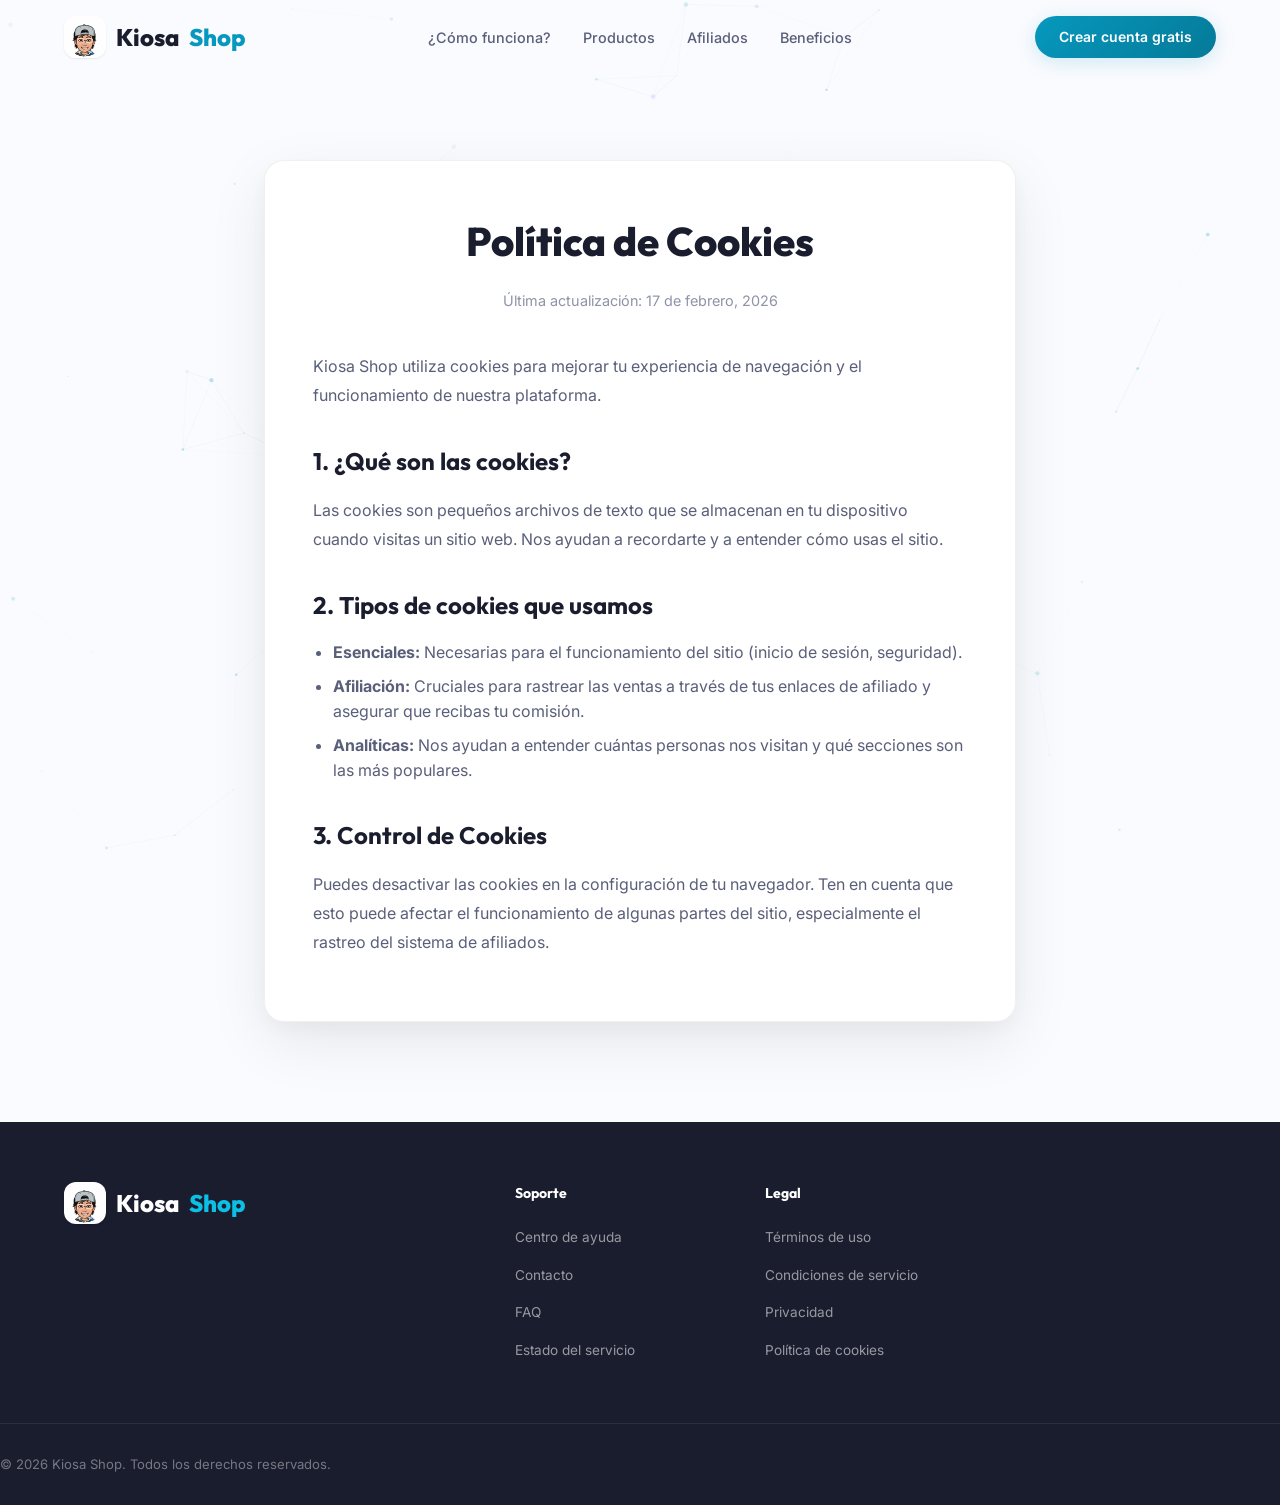
<file: cookies.html>
<!DOCTYPE html>
<html lang="es">

<head>
    <meta charset="UTF-8">
    <meta name="viewport" content="width=device-width, initial-scale=1.0">
    <title>Política de Cookies – Kiosa Shop</title>
    <meta name="description" content="Política de cookies de la plataforma Kiosa Shop.">
    <link rel="stylesheet" href="index.css">
    <link rel="icon"
        href="data:image/svg+xml,<svg xmlns='http://www.w3.org/2000/svg' viewBox='0 0 100 100'><text y='.9em' font-size='90'>🛍️</text></svg>">
    <style>
        .legal-content {
            padding: 160px 0 100px;
            background: var(--bg-primary);
            min-height: 80vh;
        }

        .legal-container {
            max-width: 800px;
            margin: 0 auto;
            padding: 0 24px;
        }

        .legal-card {
            background: var(--bg-card);
            padding: 48px;
            border-radius: var(--radius-lg);
            border: 1px solid var(--border-subtle);
            box-shadow: var(--shadow-elevated);
        }

        .legal-header {
            margin-bottom: 40px;
            text-align: center;
        }

        .legal-header h1 {
            font-family: var(--font-display);
            font-size: 2.5rem;
            font-weight: 800;
            color: var(--text-primary);
            margin-bottom: 16px;
        }

        .last-update {
            font-size: 0.9rem;
            color: var(--text-muted);
        }

        .legal-body h2 {
            font-family: var(--font-display);
            font-size: 1.5rem;
            font-weight: 700;
            color: var(--text-primary);
            margin: 32px 0 16px;
        }

        .legal-body p {
            color: var(--text-secondary);
            margin-bottom: 16px;
            line-height: 1.8;
        }

        .legal-body ul {
            margin-bottom: 16px;
            padding-left: 20px;
        }

        .legal-body li {
            color: var(--text-secondary);
            margin-bottom: 8px;
            list-style-type: disc;
        }

        @media (max-width: 768px) {
            .legal-content {
                padding: 120px 0 60px;
            }

            .legal-card {
                padding: 32px 20px;
            }

            .legal-header h1 {
                font-size: 2rem;
            }
        }
    </style>
</head>

<body>

    <canvas id="particles-canvas"></canvas>

    <nav class="navbar" id="navbar">
        <div class="container">
            <a href="index.html" class="navbar-brand">
                <img class="logo-img" src="logo.svg" alt="Kiosa Shop Logo">
                <span>Kiosa</span>
                <span>Shop</span>
            </a>

            <div class="navbar-nav" id="navbarNav">
                <a href="index.html#how-it-works">¿Cómo funciona?</a>
                <a href="index.html#products">Productos</a>
                <a href="index.html#affiliate">Afiliados</a>
                <a href="index.html#benefits">Beneficios</a>
            </div>

            <div class="navbar-cta">
                <a href="index.html#cta-final" class="btn btn-primary btn-sm">Crear cuenta gratis</a>
            </div>

            <button class="mobile-toggle" id="mobileToggle" aria-label="Menú">
                <span></span>
                <span></span>
                <span></span>
            </button>
        </div>
    </nav>

    <main class="legal-content">
        <div class="legal-container">
            <div class="legal-card reveal">
                <div class="legal-header">
                    <h1>Política de Cookies</h1>
                    <p class="last-update">Última actualización: 17 de febrero, 2026</p>
                </div>

                <div class="legal-body">
                    <p>Kiosa Shop utiliza cookies para mejorar tu experiencia de navegación y el funcionamiento de
                        nuestra plataforma.</p>

                    <h2>1. ¿Qué son las cookies?</h2>
                    <p>Las cookies son pequeños archivos de texto que se almacenan en tu dispositivo cuando visitas un
                        sitio web. Nos ayudan a recordarte y a entender cómo usas el sitio.</p>

                    <h2>2. Tipos de cookies que usamos</h2>
                    <ul>
                        <li><strong>Esenciales:</strong> Necesarias para el funcionamiento del sitio (inicio de sesión,
                            seguridad).</li>
                        <li><strong>Afiliación:</strong> Cruciales para rastrear las ventas a través de tus enlaces de
                            afiliado y asegurar que recibas tu comisión.</li>
                        <li><strong>Analíticas:</strong> Nos ayudan a entender cuántas personas nos visitan y qué
                            secciones son las más populares.</li>
                    </ul>

                    <h2>3. Control de Cookies</h2>
                    <p>Puedes desactivar las cookies en la configuración de tu navegador. Ten en cuenta que esto puede
                        afectar el funcionamiento de algunas partes del sitio, especialmente el rastreo del sistema de
                        afiliados.</p>
                </div>
            </div>
        </div>
    </main>

    <footer class="footer">
        <div class="container">
            <div class="footer-content">
                <div class="footer-brand">
                    <a href="index.html" class="navbar-brand">
                        <img class="logo-img" src="logo.svg" alt="Kiosa Shop Logo">
                        <span>Kiosa</span>
                        <span>Shop</span>
                    </a>
                </div>
                <div class="footer-col">
                    <h4>Soporte</h4>
                    <ul>
                        <li><a href="ayuda.html">Centro de ayuda</a></li>
                        <li><a href="contacto.html">Contacto</a></li>
                        <li><a href="faq.html">FAQ</a></li>
                        <li><a href="estado.html">Estado del servicio</a></li>
                    </ul>
                </div>
                <div class="footer-col">
                    <h4>Legal</h4>
                    <ul>
                        <li><a href="uso.html">Términos de uso</a></li>
                        <li><a href="terminos.html">Condiciones de servicio</a></li>
                        <li><a href="privacidad.html">Privacidad</a></li>
                        <li><a href="cookies.html">Política de cookies</a></li>
                    </ul>
                </div>
            </div>
        </div>
        <div class="footer-bottom">
            <p>&copy; 2026 Kiosa Shop. Todos los derechos reservados.</p>
        </div>
        </div>
    </footer>

    <script src="main.js"></script>
</body>

</html>
</file>
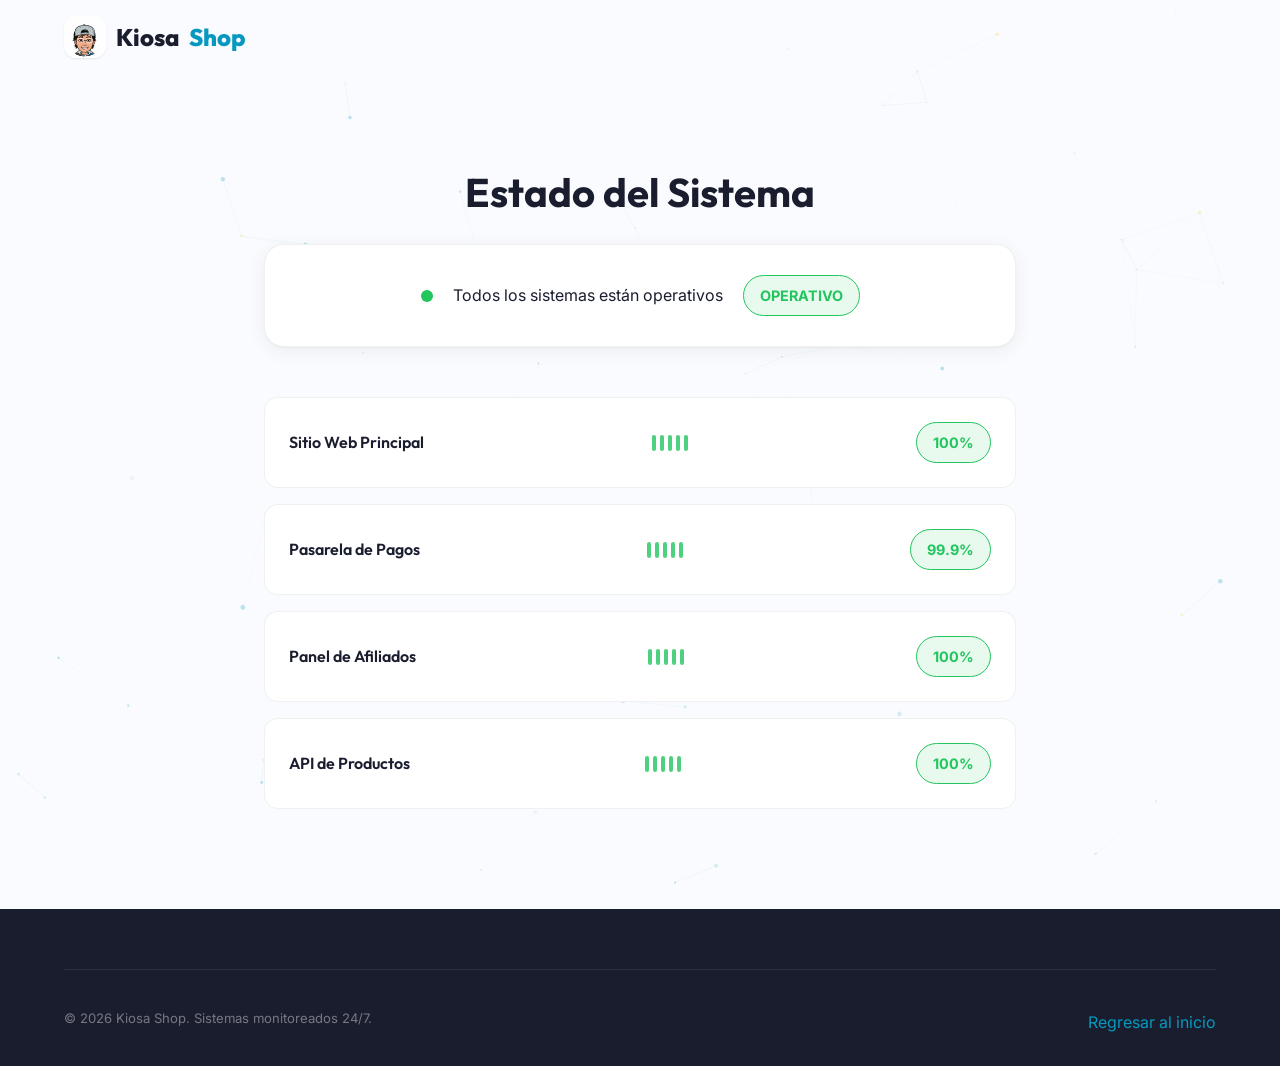
<file: estado.html>
<!DOCTYPE html>
<html lang="es">

<head>
    <meta charset="UTF-8">
    <meta name="viewport" content="width=device-width, initial-scale=1.0">
    <title>Estado del Servicio – Kiosa Shop</title>
    <meta name="description" content="Estado en tiempo real de los sistemas de Kiosa Shop.">
    <link rel="stylesheet" href="index.css">
    <link rel="icon"
        href="data:image/svg+xml,<svg xmlns='http://www.w3.org/2000/svg' viewBox='0 0 100 100'><text y='.9em' font-size='90'>🛍️</text></svg>">
    <style>
        .status-content {
            padding: 160px 0 100px;
            background: var(--bg-primary);
            min-height: 80vh;
        }

        .status-container {
            max-width: 800px;
            margin: 0 auto;
            padding: 0 24px;
        }

        .status-header {
            text-align: center;
            margin-bottom: 50px;
        }

        .status-header h1 {
            font-family: var(--font-display);
            font-size: 2.5rem;
            color: var(--text-primary);
            margin-bottom: 20px;
        }

        .overall-status {
            background: var(--bg-card);
            padding: 30px;
            border-radius: var(--radius-lg);
            display: flex;
            align-items: center;
            justify-content: center;
            gap: 20px;
            margin-bottom: 40px;
            border: 1px solid var(--border-subtle);
            box-shadow: var(--shadow-card);
        }

        .status-badge {
            padding: 8px 16px;
            border-radius: 999px;
            font-size: 0.9rem;
            font-weight: 700;
            text-transform: uppercase;
        }

        .status-online {
            background: rgba(34, 197, 94, 0.1);
            color: var(--success);
            border: 1px solid var(--success);
        }

        .status-list {
            display: flex;
            flex-direction: column;
            gap: 16px;
        }

        .status-item {
            background: var(--bg-card);
            padding: 24px;
            border-radius: var(--radius-md);
            display: flex;
            justify-content: space-between;
            align-items: center;
            border: 1px solid var(--border-subtle);
        }

        .status-item .name {
            font-family: var(--font-display);
            font-weight: 600;
            color: var(--text-primary);
        }

        .status-item .dots {
            display: flex;
            gap: 4px;
        }

        .status-dot {
            width: 4px;
            height: 16px;
            background: var(--success);
            border-radius: 2px;
            opacity: 0.8;
        }

        .pulse {
            width: 12px;
            height: 12px;
            background: var(--success);
            border-radius: 50%;
            display: inline-block;
            box-shadow: 0 0 0 rgba(34, 197, 94, 0.4);
            animation: pulse-green 2s infinite;
        }

        @keyframes pulse-green {
            0% {
                transform: scale(0.95);
                box-shadow: 0 0 0 0 rgba(34, 197, 94, 0.7);
            }

            70% {
                transform: scale(1);
                box-shadow: 0 0 0 10px rgba(34, 197, 94, 0);
            }

            100% {
                transform: scale(0.95);
                box-shadow: 0 0 0 0 rgba(34, 197, 94, 0);
            }
        }
    </style>
</head>

<body>

    <canvas id="particles-canvas"></canvas>

    <nav class="navbar" id="navbar">
        <div class="container">
            <a href="index.html" class="navbar-brand">
                <img class="logo-img" src="logo.svg" alt="Kiosa Shop Logo">
                <span>Kiosa</span>
                <span>Shop</span>
            </a>
        </div>
    </nav>

    <main class="status-content">
        <div class="status-container">
            <div class="status-header reveal">
                <h1>Estado del Sistema</h1>
                <div class="overall-status">
                    <span class="pulse"></span>
                    <span class="status-text">Todos los sistemas están operativos</span>
                    <span class="status-badge status-online">Operativo</span>
                </div>
            </div>

            <div class="status-list">
                <div class="status-item reveal" style="transition-delay: 0.1s;">
                    <span class="name">Sitio Web Principal</span>
                    <div class="dots">
                        <div class="status-dot"></div>
                        <div class="status-dot"></div>
                        <div class="status-dot"></div>
                        <div class="status-dot"></div>
                        <div class="status-dot"></div>
                    </div>
                    <span class="status-badge status-online">100%</span>
                </div>
                <div class="status-item reveal" style="transition-delay: 0.2s;">
                    <span class="name">Pasarela de Pagos</span>
                    <div class="dots">
                        <div class="status-dot"></div>
                        <div class="status-dot"></div>
                        <div class="status-dot"></div>
                        <div class="status-dot"></div>
                        <div class="status-dot"></div>
                    </div>
                    <span class="status-badge status-online">99.9%</span>
                </div>
                <div class="status-item reveal" style="transition-delay: 0.3s;">
                    <span class="name">Panel de Afiliados</span>
                    <div class="dots">
                        <div class="status-dot"></div>
                        <div class="status-dot"></div>
                        <div class="status-dot"></div>
                        <div class="status-dot"></div>
                        <div class="status-dot"></div>
                    </div>
                    <span class="status-badge status-online">100%</span>
                </div>
                <div class="status-item reveal" style="transition-delay: 0.4s;">
                    <span class="name">API de Productos</span>
                    <div class="dots">
                        <div class="status-dot"></div>
                        <div class="status-dot"></div>
                        <div class="status-dot"></div>
                        <div class="status-dot"></div>
                        <div class="status-dot"></div>
                    </div>
                    <span class="status-badge status-online">100%</span>
                </div>
            </div>
        </div>
    </main>

    <footer class="footer">
        <div class="container">
            <div class="footer-bottom">
                <p>&copy; 2026 Kiosa Shop. Sistemas monitoreados 24/7.</p>
                <a href="index.html"
                    style="margin-top: 10px; display: inline-block; color: var(--primary-500);">Regresar al inicio</a>
            </div>
        </div>
    </footer>

    <script src="main.js"></script>
</body>

</html>
</file>
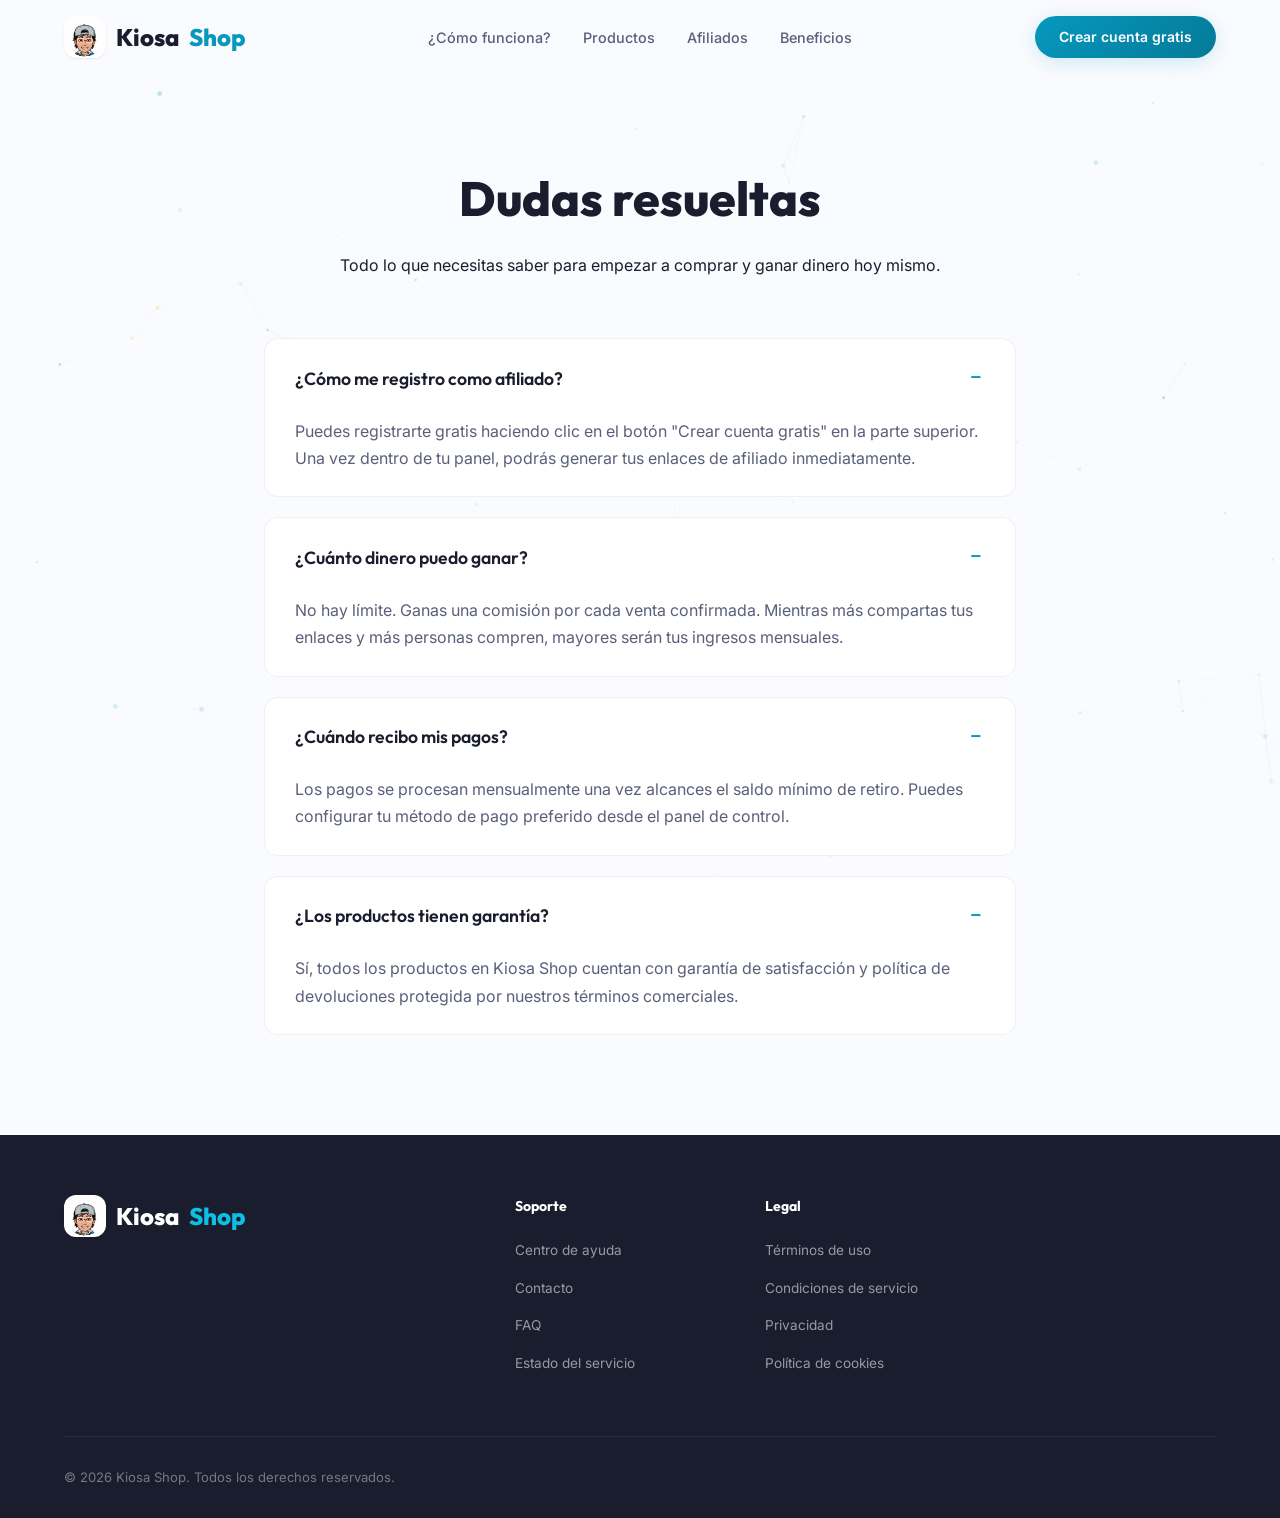
<file: faq.html>
<!DOCTYPE html>
<html lang="es">

<head>
    <meta charset="UTF-8">
    <meta name="viewport" content="width=device-width, initial-scale=1.0">
    <title>Preguntas Frecuentes (FAQ) – Kiosa Shop</title>
    <meta name="description" content="Preguntas frecuentes sobre Kiosa Shop y su sistema de afiliados.">
    <link rel="stylesheet" href="index.css">
    <link rel="icon"
        href="data:image/svg+xml,<svg xmlns='http://www.w3.org/2000/svg' viewBox='0 0 100 100'><text y='.9em' font-size='90'>🛍️</text></svg>">
    <style>
        .faq-content {
            padding: 160px 0 100px;
            background: var(--bg-primary);
            min-height: 80vh;
        }

        .faq-container {
            max-width: 800px;
            margin: 0 auto;
            padding: 0 24px;
        }

        .faq-header {
            text-align: center;
            margin-bottom: 60px;
        }

        .faq-header h1 {
            font-family: var(--font-display);
            font-size: 3rem;
            font-weight: 800;
            color: var(--text-primary);
            margin-bottom: 16px;
        }

        .faq-accordion {
            display: flex;
            flex-direction: column;
            gap: 20px;
        }

        .faq-item {
            background: var(--bg-card);
            border-radius: var(--radius-md);
            border: 1px solid var(--border-subtle);
            overflow: hidden;
            transition: all 0.3s ease;
        }

        .faq-item:hover {
            border-color: var(--primary-400);
            box-shadow: var(--shadow-card);
        }

        .faq-question {
            padding: 24px 30px;
            display: flex;
            justify-content: space-between;
            align-items: center;
            cursor: pointer;
            font-weight: 600;
            color: var(--text-primary);
            font-family: var(--font-display);
            font-size: 1.1rem;
        }

        .faq-answer {
            padding: 0 30px;
            max-height: 0;
            overflow: hidden;
            transition: all 0.3s ease-out;
            color: var(--text-secondary);
            line-height: 1.7;
        }

        .faq-item.active .faq-answer {
            padding: 0 30px 24px;
            max-height: 500px;
        }

        .faq-question::after {
            content: '＋';
            font-size: 1.2rem;
            color: var(--primary-500);
            transition: transform 0.3s ease;
        }

        .faq-item.active .faq-question::after {
            content: '－';
            transform: rotate(180deg);
        }

        @media (max-width: 768px) {
            .faq-header h1 {
                font-size: 2.5rem;
            }
        }
    </style>
</head>

<body>

    <canvas id="particles-canvas"></canvas>

    <nav class="navbar" id="navbar">
        <div class="container">
            <a href="index.html" class="navbar-brand">
                <img class="logo-img" src="logo.svg" alt="Kiosa Shop Logo">
                <span>Kiosa</span>
                <span>Shop</span>
            </a>

            <div class="navbar-nav" id="navbarNav">
                <a href="index.html#how-it-works">¿Cómo funciona?</a>
                <a href="index.html#products">Productos</a>
                <a href="index.html#affiliate">Afiliados</a>
                <a href="index.html#benefits">Beneficios</a>
            </div>

            <div class="navbar-cta">
                <a href="index.html#cta-final" class="btn btn-primary btn-sm">Crear cuenta gratis</a>
            </div>

            <button class="mobile-toggle" id="mobileToggle" aria-label="Menú">
                <span></span>
                <span></span>
                <span></span>
            </button>
        </div>
    </nav>

    <main class="faq-content">
        <div class="faq-container">
            <div class="faq-header reveal">
                <h1>Dudas resueltas</h1>
                <p>Todo lo que necesitas saber para empezar a comprar y ganar dinero hoy mismo.</p>
            </div>

            <div class="faq-accordion">
                <div class="faq-item reveal active">
                    <div class="faq-question">¿Cómo me registro como afiliado?</div>
                    <div class="faq-answer">
                        Puedes registrarte gratis haciendo clic en el botón "Crear cuenta gratis" en la parte superior.
                        Una vez dentro de tu panel, podrás generar tus enlaces de afiliado inmediatamente.
                    </div>
                </div>

                <div class="faq-item reveal">
                    <div class="faq-question">¿Cuánto dinero puedo ganar?</div>
                    <div class="faq-answer">
                        No hay límite. Ganas una comisión por cada venta confirmada. Mientras más compartas tus enlaces
                        y más personas compren, mayores serán tus ingresos mensuales.
                    </div>
                </div>

                <div class="faq-item reveal">
                    <div class="faq-question">¿Cuándo recibo mis pagos?</div>
                    <div class="faq-answer">
                        Los pagos se procesan mensualmente una vez alcances el saldo mínimo de retiro. Puedes configurar
                        tu método de pago preferido desde el panel de control.
                    </div>
                </div>

                <div class="faq-item reveal">
                    <div class="faq-question">¿Los productos tienen garantía?</div>
                    <div class="faq-answer">
                        Sí, todos los productos en Kiosa Shop cuentan con garantía de satisfacción y política de
                        devoluciones protegida por nuestros términos comerciales.
                    </div>
                </div>
            </div>
        </div>
    </main>

    <footer class="footer">
        <div class="container">
            <div class="footer-content">
                <div class="footer-brand">
                    <a href="index.html" class="navbar-brand">
                        <img class="logo-img" src="logo.svg" alt="Kiosa Shop Logo">
                        <span>Kiosa</span>
                        <span>Shop</span>
                    </a>
                </div>
                <div class="footer-col">
                    <h4>Soporte</h4>
                    <ul>
                        <li><a href="ayuda.html">Centro de ayuda</a></li>
                        <li><a href="contacto.html">Contacto</a></li>
                        <li><a href="faq.html">FAQ</a></li>
                        <li><a href="estado.html">Estado del servicio</a></li>
                    </ul>
                </div>
                <div class="footer-col">
                    <h4>Legal</h4>
                    <ul>
                        <li><a href="uso.html">Términos de uso</a></li>
                        <li><a href="terminos.html">Condiciones de servicio</a></li>
                        <li><a href="privacidad.html">Privacidad</a></li>
                        <li><a href="cookies.html">Política de cookies</a></li>
                    </ul>
                </div>
            </div>
            <div class="footer-bottom">
                <p>&copy; 2026 Kiosa Shop. Todos los derechos reservados.</p>
            </div>
        </div>
    </footer>

    <script src="main.js"></script>
    <script>
        // Simple FAQ Accordion Logic
        document.querySelectorAll('.faq-question').forEach(question => {
            question.addEventListener('click', () => {
                const item = question.parentElement;
                const isActive = item.classList.contains('active');

                // Close all other items
                document.querySelectorAll('.faq-item').forEach(i => i.classList.remove('active'));

                // Toggle current item
                if (!isActive) {
                    item.classList.add('active');
                }
            });
        });
    </script>
</body>

</html>
</file>
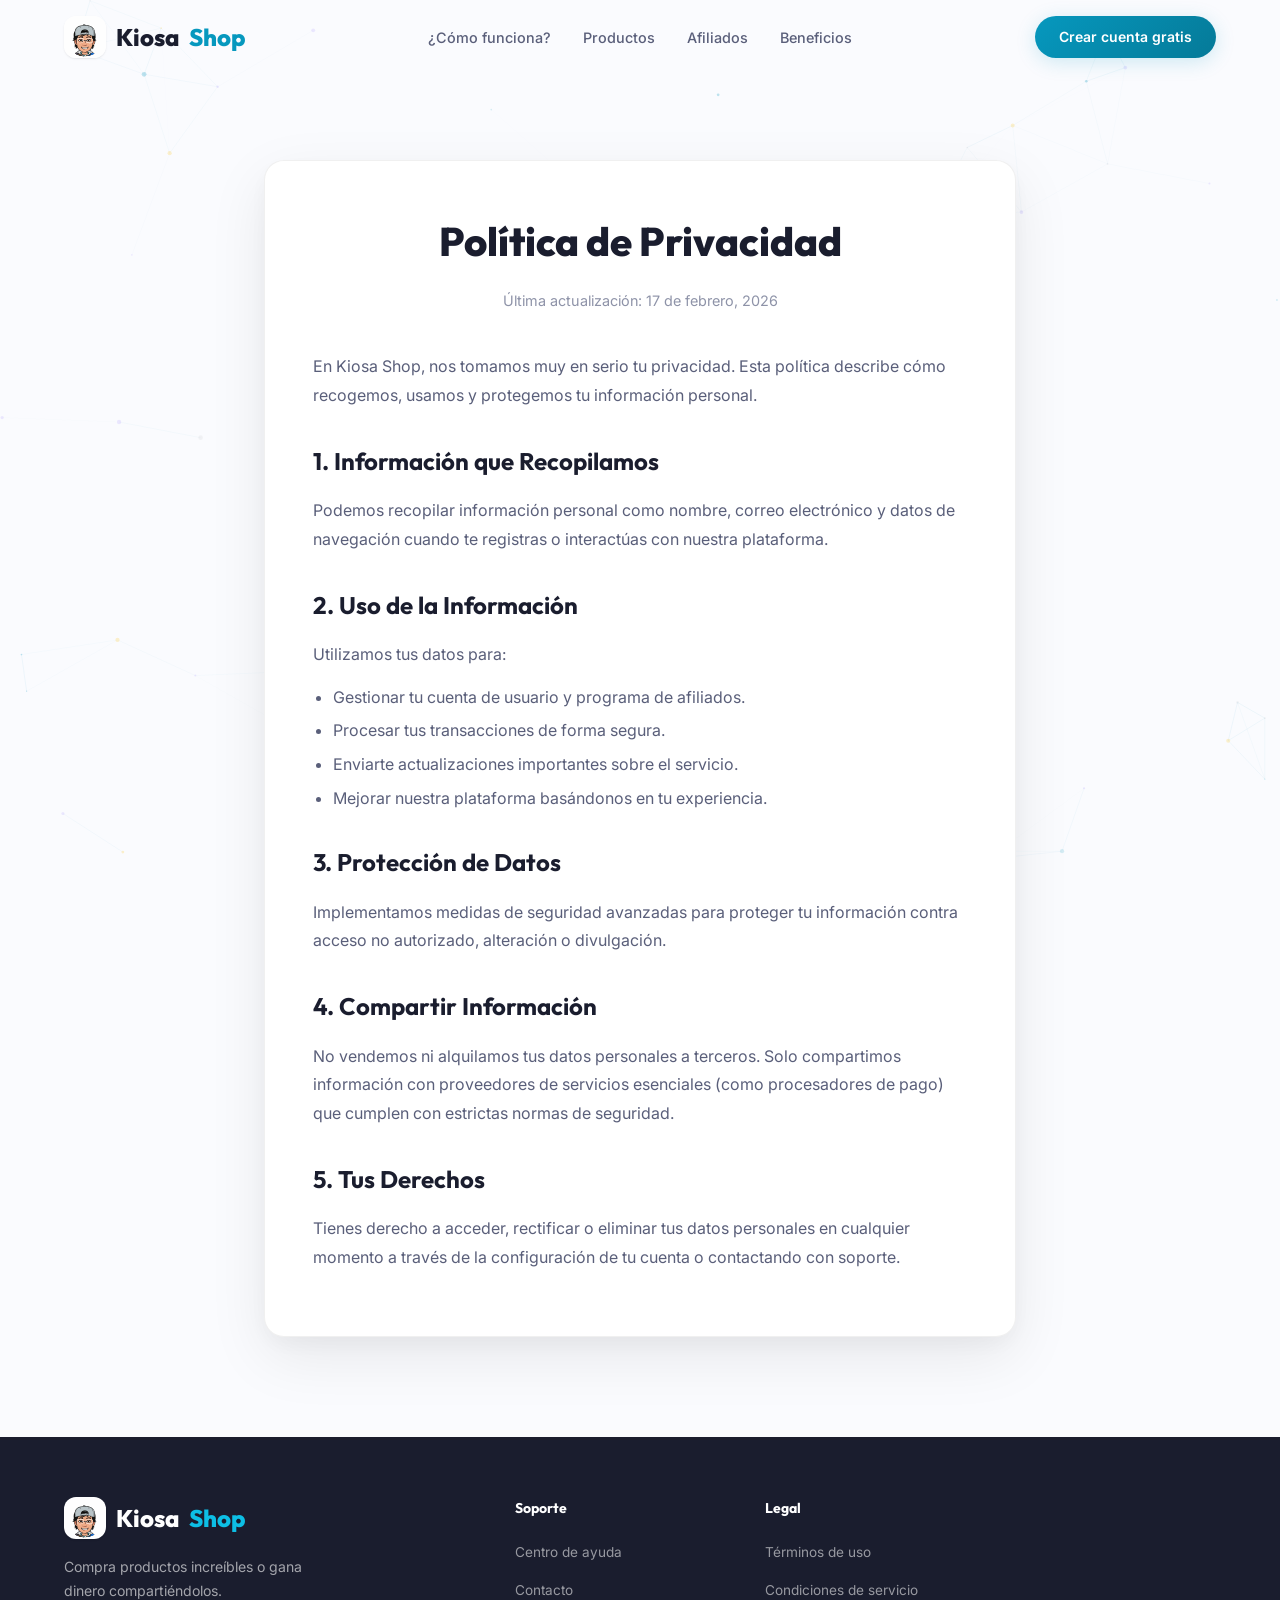
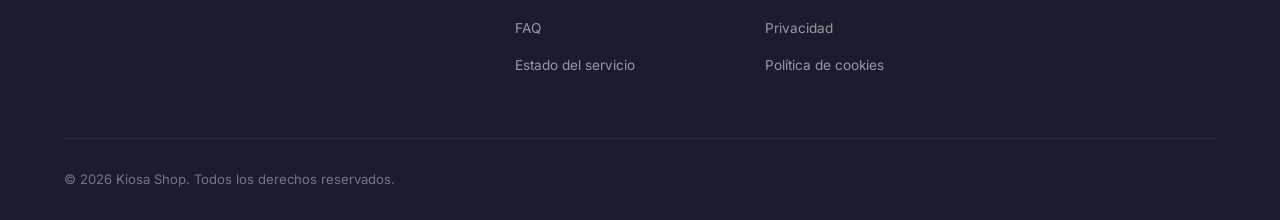
<file: privacidad.html>
<!DOCTYPE html>
<html lang="es">

<head>
    <meta charset="UTF-8">
    <meta name="viewport" content="width=device-width, initial-scale=1.0">
    <title>Política de Privacidad – Kiosa Shop</title>
    <meta name="description" content="Política de privacidad y protección de datos de Kiosa Shop.">
    <link rel="stylesheet" href="index.css">
    <link rel="icon"
        href="data:image/svg+xml,<svg xmlns='http://www.w3.org/2000/svg' viewBox='0 0 100 100'><text y='.9em' font-size='90'>🛍️</text></svg>">
    <style>
        .legal-content {
            padding: 160px 0 100px;
            background: var(--bg-primary);
            min-height: 80vh;
        }

        .legal-container {
            max-width: 800px;
            margin: 0 auto;
            padding: 0 24px;
        }

        .legal-card {
            background: var(--bg-card);
            padding: 48px;
            border-radius: var(--radius-lg);
            border: 1px solid var(--border-subtle);
            box-shadow: var(--shadow-elevated);
        }

        .legal-header {
            margin-bottom: 40px;
            text-align: center;
        }

        .legal-header h1 {
            font-family: var(--font-display);
            font-size: 2.5rem;
            font-weight: 800;
            color: var(--text-primary);
            margin-bottom: 16px;
        }

        .last-update {
            font-size: 0.9rem;
            color: var(--text-muted);
        }

        .legal-body h2 {
            font-family: var(--font-display);
            font-size: 1.5rem;
            font-weight: 700;
            color: var(--text-primary);
            margin: 32px 0 16px;
        }

        .legal-body p {
            color: var(--text-secondary);
            margin-bottom: 16px;
            line-height: 1.8;
        }

        .legal-body ul {
            margin-bottom: 16px;
            padding-left: 20px;
        }

        .legal-body li {
            color: var(--text-secondary);
            margin-bottom: 8px;
            list-style-type: disc;
        }

        @media (max-width: 768px) {
            .legal-content {
                padding: 120px 0 60px;
            }

            .legal-card {
                padding: 32px 20px;
            }

            .legal-header h1 {
                font-size: 2rem;
            }
        }
    </style>
</head>

<body>

    <canvas id="particles-canvas"></canvas>

    <nav class="navbar" id="navbar">
        <div class="container">
            <a href="index.html" class="navbar-brand">
                <img class="logo-img" src="logo.svg" alt="Kiosa Shop Logo">
                <span>Kiosa</span>
                <span>Shop</span>
            </a>

            <div class="navbar-nav" id="navbarNav">
                <a href="index.html#how-it-works">¿Cómo funciona?</a>
                <a href="index.html#products">Productos</a>
                <a href="index.html#affiliate">Afiliados</a>
                <a href="index.html#benefits">Beneficios</a>
            </div>

            <div class="navbar-cta">
                <a href="index.html#cta-final" class="btn btn-primary btn-sm">Crear cuenta gratis</a>
            </div>

            <button class="mobile-toggle" id="mobileToggle" aria-label="Menú">
                <span></span>
                <span></span>
                <span></span>
            </button>
        </div>
    </nav>

    <main class="legal-content">
        <div class="legal-container">
            <div class="legal-card reveal">
                <div class="legal-header">
                    <h1>Política de Privacidad</h1>
                    <p class="last-update">Última actualización: 17 de febrero, 2026</p>
                </div>

                <div class="legal-body">
                    <p>En Kiosa Shop, nos tomamos muy en serio tu privacidad. Esta política describe cómo recogemos,
                        usamos y protegemos tu información personal.</p>

                    <h2>1. Información que Recopilamos</h2>
                    <p>Podemos recopilar información personal como nombre, correo electrónico y datos de navegación
                        cuando te registras o interactúas con nuestra plataforma.</p>

                    <h2>2. Uso de la Información</h2>
                    <p>Utilizamos tus datos para:</p>
                    <ul>
                        <li>Gestionar tu cuenta de usuario y programa de afiliados.</li>
                        <li>Procesar tus transacciones de forma segura.</li>
                        <li>Enviarte actualizaciones importantes sobre el servicio.</li>
                        <li>Mejorar nuestra plataforma basándonos en tu experiencia.</li>
                    </ul>

                    <h2>3. Protección de Datos</h2>
                    <p>Implementamos medidas de seguridad avanzadas para proteger tu información contra acceso no
                        autorizado, alteración o divulgación.</p>

                    <h2>4. Compartir Información</h2>
                    <p>No vendemos ni alquilamos tus datos personales a terceros. Solo compartimos información con
                        proveedores de servicios esenciales (como procesadores de pago) que cumplen con estrictas normas
                        de seguridad.</p>

                    <h2>5. Tus Derechos</h2>
                    <p>Tienes derecho a acceder, rectificar o eliminar tus datos personales en cualquier momento a
                        través de la configuración de tu cuenta o contactando con soporte.</p>
                </div>
            </div>
        </div>
    </main>

    <footer class="footer">
        <div class="container">
            <div class="footer-content">
                <div class="footer-brand">
                    <a href="index.html" class="navbar-brand">
                        <img class="logo-img" src="logo.svg" alt="Kiosa Shop Logo">
                        <span>Kiosa</span>
                        <span>Shop</span>
                    </a>
                    <p>Compra productos increíbles o gana dinero compartiéndolos.</p>
                </div>
                <div class="footer-col">
                    <h4>Soporte</h4>
                    <ul>
                        <li><a href="ayuda.html">Centro de ayuda</a></li>
                        <li><a href="contacto.html">Contacto</a></li>
                        <li><a href="faq.html">FAQ</a></li>
                        <li><a href="estado.html">Estado del servicio</a></li>
                    </ul>
                </div>
                <div class="footer-col">
                    <h4>Legal</h4>
                    <ul>
                        <li><a href="uso.html">Términos de uso</a></li>
                        <li><a href="terminos.html">Condiciones de servicio</a></li>
                        <li><a href="privacidad.html">Privacidad</a></li>
                        <li><a href="cookies.html">Política de cookies</a></li>
                    </ul>
                </div>
            </div>
            <div class="footer-bottom">
                <p>&copy; 2026 Kiosa Shop. Todos los derechos reservados.</p>
            </div>
        </div>
    </footer>

    <script src="main.js"></script>
</body>

</html>
</file>
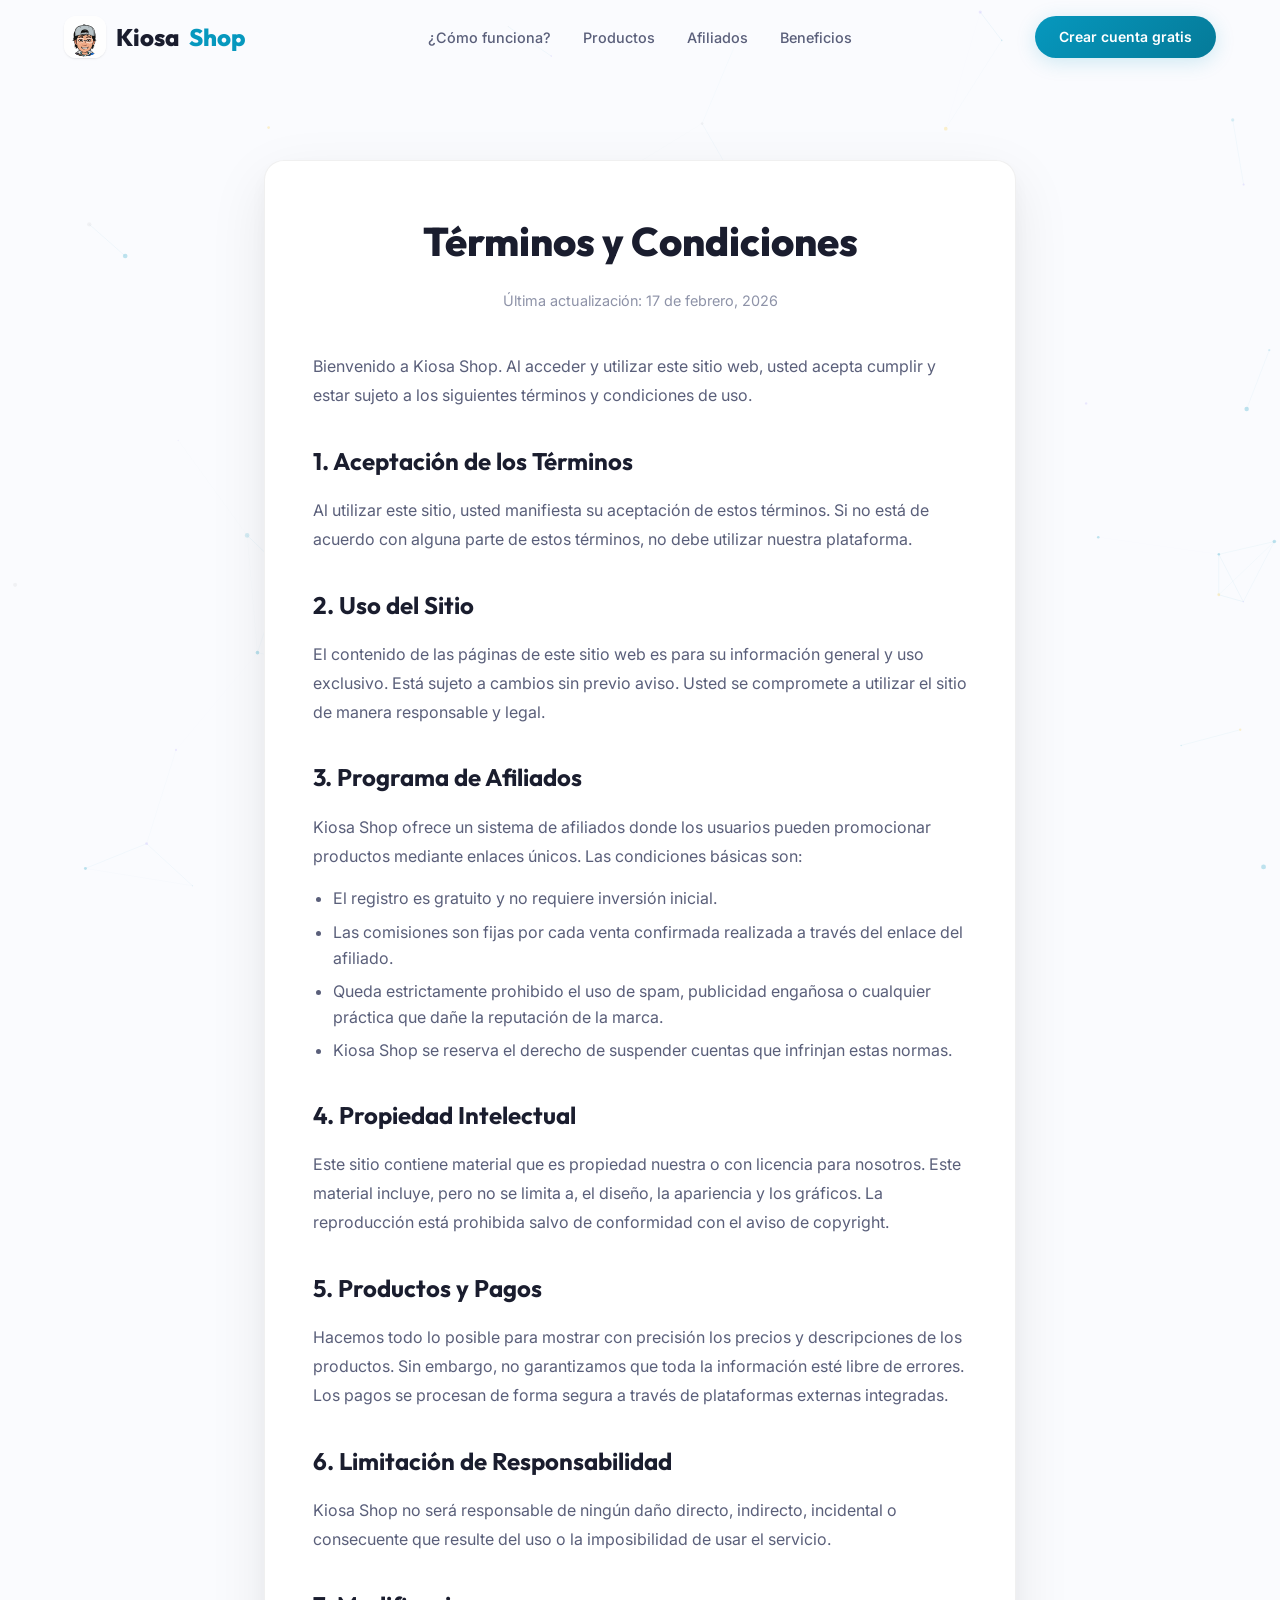
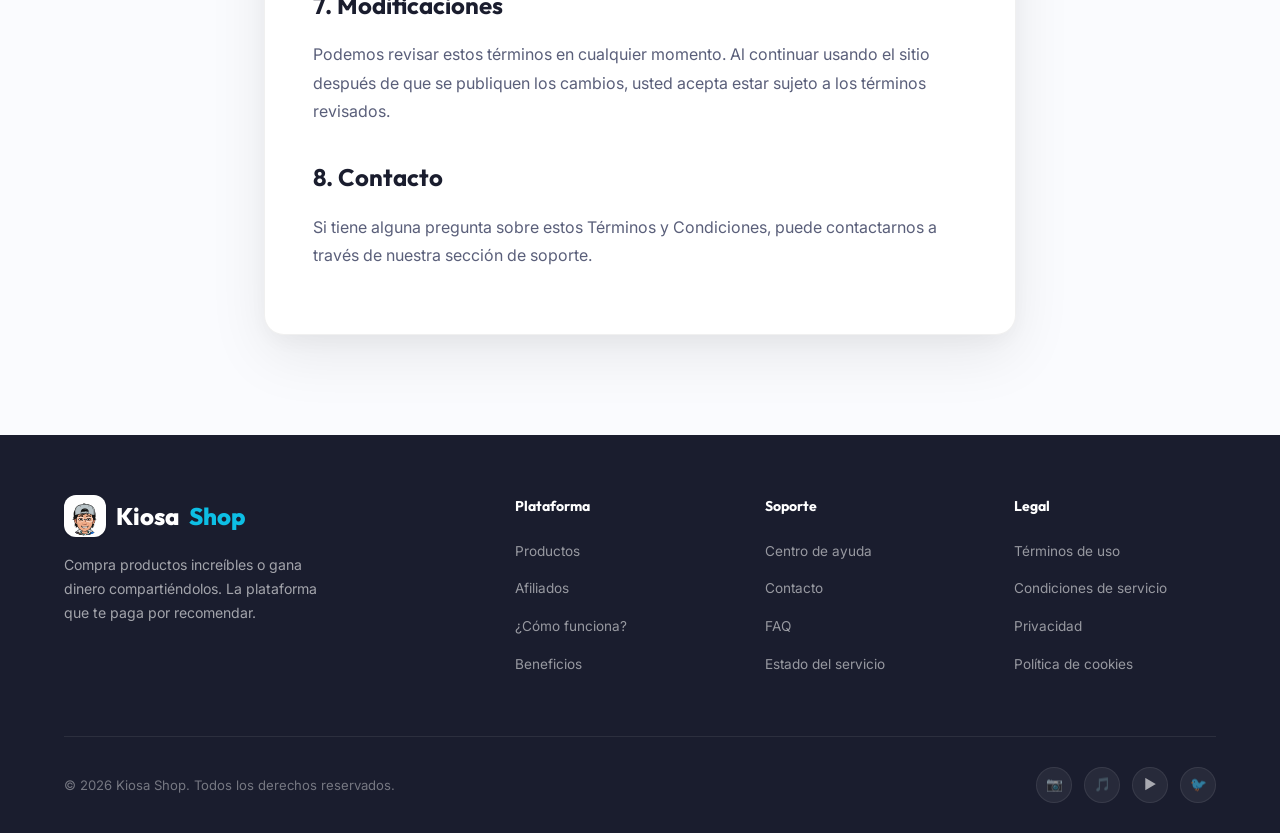
<file: terminos.html>
<!DOCTYPE html>
<html lang="es">

<head>
    <meta charset="UTF-8">
    <meta name="viewport" content="width=device-width, initial-scale=1.0">
    <title>Términos y Condiciones – Kiosa Shop</title>
    <meta name="description" content="Términos y condiciones de uso de la plataforma Kiosa Shop.">
    <link rel="stylesheet" href="index.css">
    <link rel="icon"
        href="data:image/svg+xml,<svg xmlns='http://www.w3.org/2000/svg' viewBox='0 0 100 100'><text y='.9em' font-size='90'>🛍️</text></svg>">
    <style>
        .legal-content {
            padding: 160px 0 100px;
            background: var(--bg-primary);
            min-height: 80vh;
        }

        .legal-container {
            max-width: 800px;
            margin: 0 auto;
            padding: 0 24px;
        }

        .legal-card {
            background: var(--bg-card);
            padding: 48px;
            border-radius: var(--radius-lg);
            border: 1px solid var(--border-subtle);
            box-shadow: var(--shadow-elevated);
        }

        .legal-header {
            margin-bottom: 40px;
            text-align: center;
        }

        .legal-header h1 {
            font-family: var(--font-display);
            font-size: 2.5rem;
            font-weight: 800;
            color: var(--text-primary);
            margin-bottom: 16px;
        }

        .last-update {
            font-size: 0.9rem;
            color: var(--text-muted);
        }

        .legal-body h2 {
            font-family: var(--font-display);
            font-size: 1.5rem;
            font-weight: 700;
            color: var(--text-primary);
            margin: 32px 0 16px;
        }

        .legal-body p {
            color: var(--text-secondary);
            margin-bottom: 16px;
            line-height: 1.8;
        }

        .legal-body ul {
            margin-bottom: 16px;
            padding-left: 20px;
        }

        .legal-body li {
            color: var(--text-secondary);
            margin-bottom: 8px;
            list-style-type: disc;
        }

        @media (max-width: 768px) {
            .legal-content {
                padding: 120px 0 60px;
            }

            .legal-card {
                padding: 32px 20px;
            }

            .legal-header h1 {
                font-size: 2rem;
            }
        }
    </style>
</head>

<body>

    <!-- Particles Background -->
    <canvas id="particles-canvas"></canvas>

    <!-- ===== NAVBAR ===== -->
    <nav class="navbar" id="navbar">
        <div class="container">
            <a href="index.html" class="navbar-brand">
                <img class="logo-img" src="logo.svg" alt="Kiosa Shop Logo">
                <span>Kiosa</span>
                <span>Shop</span>
            </a>

            <div class="navbar-nav" id="navbarNav">
                <a href="index.html#how-it-works">¿Cómo funciona?</a>
                <a href="index.html#products">Productos</a>
                <a href="index.html#affiliate">Afiliados</a>
                <a href="index.html#benefits">Beneficios</a>
            </div>

            <div class="navbar-cta">
                <a href="index.html#cta-final" class="btn btn-primary btn-sm">Crear cuenta gratis</a>
            </div>

            <button class="mobile-toggle" id="mobileToggle" aria-label="Menú">
                <span></span>
                <span></span>
                <span></span>
            </button>
        </div>
    </nav>

    <main class="legal-content">
        <div class="legal-container">
            <div class="legal-card reveal">
                <div class="legal-header">
                    <h1>Términos y Condiciones</h1>
                    <p class="last-update">Última actualización: 17 de febrero, 2026</p>
                </div>

                <div class="legal-body">
                    <p>Bienvenido a Kiosa Shop. Al acceder y utilizar este sitio web, usted acepta cumplir y estar
                        sujeto a los siguientes términos y condiciones de uso.</p>

                    <h2>1. Aceptación de los Términos</h2>
                    <p>Al utilizar este sitio, usted manifiesta su aceptación de estos términos. Si no está de acuerdo
                        con alguna parte de estos términos, no debe utilizar nuestra plataforma.</p>

                    <h2>2. Uso del Sitio</h2>
                    <p>El contenido de las páginas de este sitio web es para su información general y uso exclusivo.
                        Está sujeto a cambios sin previo aviso. Usted se compromete a utilizar el sitio de manera
                        responsable y legal.</p>

                    <h2>3. Programa de Afiliados</h2>
                    <p>Kiosa Shop ofrece un sistema de afiliados donde los usuarios pueden promocionar productos
                        mediante enlaces únicos. Las condiciones básicas son:</p>
                    <ul>
                        <li>El registro es gratuito y no requiere inversión inicial.</li>
                        <li>Las comisiones son fijas por cada venta confirmada realizada a través del enlace del
                            afiliado.</li>
                        <li>Queda estrictamente prohibido el uso de spam, publicidad engañosa o cualquier práctica que
                            dañe la reputación de la marca.</li>
                        <li>Kiosa Shop se reserva el derecho de suspender cuentas que infrinjan estas normas.</li>
                    </ul>

                    <h2>4. Propiedad Intelectual</h2>
                    <p>Este sitio contiene material que es propiedad nuestra o con licencia para nosotros. Este material
                        incluye, pero no se limita a, el diseño, la apariencia y los gráficos. La reproducción está
                        prohibida salvo de conformidad con el aviso de copyright.</p>

                    <h2>5. Productos y Pagos</h2>
                    <p>Hacemos todo lo posible para mostrar con precisión los precios y descripciones de los productos.
                        Sin embargo, no garantizamos que toda la información esté libre de errores. Los pagos se
                        procesan de forma segura a través de plataformas externas integradas.</p>

                    <h2>6. Limitación de Responsabilidad</h2>
                    <p>Kiosa Shop no será responsable de ningún daño directo, indirecto, incidental o consecuente que
                        resulte del uso o la imposibilidad de usar el servicio.</p>

                    <h2>7. Modificaciones</h2>
                    <p>Podemos revisar estos términos en cualquier momento. Al continuar usando el sitio después de que
                        se publiquen los cambios, usted acepta estar sujeto a los términos revisados.</p>

                    <h2>8. Contacto</h2>
                    <p>Si tiene alguna pregunta sobre estos Términos y Condiciones, puede contactarnos a través de
                        nuestra sección de soporte.</p>
                </div>
            </div>
        </div>
    </main>

    <!-- ===== FOOTER ===== -->
    <footer class="footer">
        <div class="container">
            <div class="footer-content">
                <div class="footer-brand">
                    <a href="index.html" class="navbar-brand">
                        <img class="logo-img" src="logo.svg" alt="Kiosa Shop Logo">
                        <span>Kiosa</span>
                        <span>Shop</span>
                    </a>
                    <p>Compra productos increíbles o gana dinero compartiéndolos. La plataforma que te paga por
                        recomendar.</p>
                </div>

                <div class="footer-col">
                    <h4>Plataforma</h4>
                    <ul>
                        <li><a href="index.html#products">Productos</a></li>
                        <li><a href="index.html#affiliate">Afiliados</a></li>
                        <li><a href="index.html#how-it-works">¿Cómo funciona?</a></li>
                        <li><a href="index.html#benefits">Beneficios</a></li>
                    </ul>
                </div>

                <div class="footer-col">
                    <h4>Soporte</h4>
                    <ul>
                        <li><a href="ayuda.html">Centro de ayuda</a></li>
                        <li><a href="contacto.html">Contacto</a></li>
                        <li><a href="faq.html">FAQ</a></li>
                        <li><a href="estado.html">Estado del servicio</a></li>
                    </ul>
                </div>

                <div class="footer-col">
                    <h4>Legal</h4>
                    <ul>
                        <li><a href="uso.html">Términos de uso</a></li>
                        <li><a href="terminos.html">Condiciones de servicio</a></li>
                        <li><a href="privacidad.html">Privacidad</a></li>
                        <li><a href="cookies.html">Política de cookies</a></li>
                    </ul>
                </div>
            </div>

            <div class="footer-bottom">
                <p>&copy; 2026 Kiosa Shop. Todos los derechos reservados.</p>
                <div class="footer-socials">
                    <a href="#" aria-label="Instagram">📷</a>
                    <a href="#" aria-label="TikTok">🎵</a>
                    <a href="#" aria-label="YouTube">▶️</a>
                    <a href="#" aria-label="Twitter">🐦</a>
                </div>
            </div>
        </div>
    </footer>

    <script src="main.js"></script>
</body>

</html>
</file>
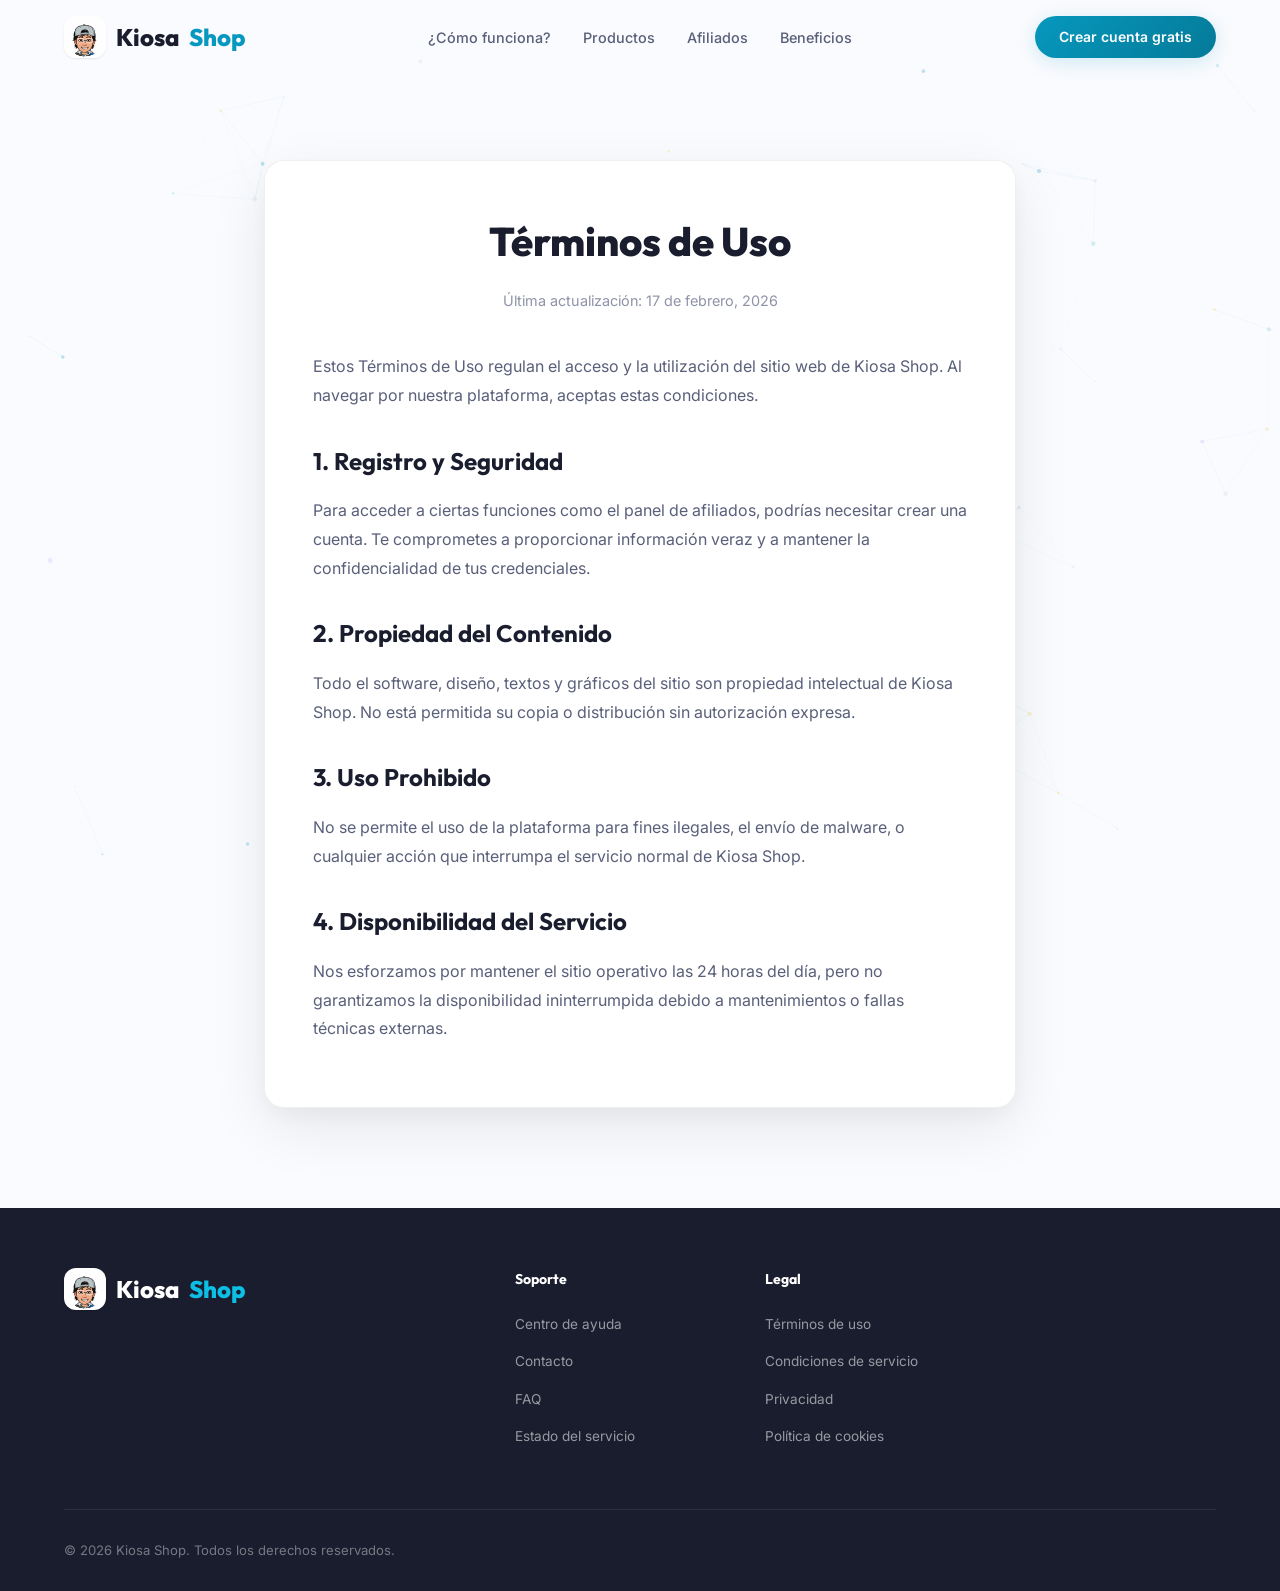
<file: uso.html>
<!DOCTYPE html>
<html lang="es">

<head>
    <meta charset="UTF-8">
    <meta name="viewport" content="width=device-width, initial-scale=1.0">
    <title>Términos de Uso – Kiosa Shop</title>
    <meta name="description" content="Términos de uso de la plataforma Kiosa Shop.">
    <link rel="stylesheet" href="index.css">
    <link rel="icon"
        href="data:image/svg+xml,<svg xmlns='http://www.w3.org/2000/svg' viewBox='0 0 100 100'><text y='.9em' font-size='90'>🛍️</text></svg>">
    <style>
        .legal-content {
            padding: 160px 0 100px;
            background: var(--bg-primary);
            min-height: 80vh;
        }

        .legal-container {
            max-width: 800px;
            margin: 0 auto;
            padding: 0 24px;
        }

        .legal-card {
            background: var(--bg-card);
            padding: 48px;
            border-radius: var(--radius-lg);
            border: 1px solid var(--border-subtle);
            box-shadow: var(--shadow-elevated);
        }

        .legal-header {
            margin-bottom: 40px;
            text-align: center;
        }

        .legal-header h1 {
            font-family: var(--font-display);
            font-size: 2.5rem;
            font-weight: 800;
            color: var(--text-primary);
            margin-bottom: 16px;
        }

        .last-update {
            font-size: 0.9rem;
            color: var(--text-muted);
        }

        .legal-body h2 {
            font-family: var(--font-display);
            font-size: 1.5rem;
            font-weight: 700;
            color: var(--text-primary);
            margin: 32px 0 16px;
        }

        .legal-body p {
            color: var(--text-secondary);
            margin-bottom: 16px;
            line-height: 1.8;
        }

        .legal-body ul {
            margin-bottom: 16px;
            padding-left: 20px;
        }

        .legal-body li {
            color: var(--text-secondary);
            margin-bottom: 8px;
            list-style-type: disc;
        }

        @media (max-width: 768px) {
            .legal-content {
                padding: 120px 0 60px;
            }

            .legal-card {
                padding: 32px 20px;
            }

            .legal-header h1 {
                font-size: 2rem;
            }
        }
    </style>
</head>

<body>

    <canvas id="particles-canvas"></canvas>

    <nav class="navbar" id="navbar">
        <div class="container">
            <a href="index.html" class="navbar-brand">
                <img class="logo-img" src="logo.svg" alt="Kiosa Shop Logo">
                <span>Kiosa</span>
                <span>Shop</span>
            </a>

            <div class="navbar-nav" id="navbarNav">
                <a href="index.html#how-it-works">¿Cómo funciona?</a>
                <a href="index.html#products">Productos</a>
                <a href="index.html#affiliate">Afiliados</a>
                <a href="index.html#benefits">Beneficios</a>
            </div>

            <div class="navbar-cta">
                <a href="index.html#cta-final" class="btn btn-primary btn-sm">Crear cuenta gratis</a>
            </div>

            <button class="mobile-toggle" id="mobileToggle" aria-label="Menú">
                <span></span>
                <span></span>
                <span></span>
            </button>
        </div>
    </nav>

    <main class="legal-content">
        <div class="legal-container">
            <div class="legal-card reveal">
                <div class="legal-header">
                    <h1>Términos de Uso</h1>
                    <p class="last-update">Última actualización: 17 de febrero, 2026</p>
                </div>

                <div class="legal-body">
                    <p>Estos Términos de Uso regulan el acceso y la utilización del sitio web de Kiosa Shop. Al navegar
                        por nuestra plataforma, aceptas estas condiciones.</p>

                    <h2>1. Registro y Seguridad</h2>
                    <p>Para acceder a ciertas funciones como el panel de afiliados, podrías necesitar crear una cuenta.
                        Te comprometes a proporcionar información veraz y a mantener la confidencialidad de tus
                        credenciales.</p>

                    <h2>2. Propiedad del Contenido</h2>
                    <p>Todo el software, diseño, textos y gráficos del sitio son propiedad intelectual de Kiosa Shop. No
                        está permitida su copia o distribución sin autorización expresa.</p>

                    <h2>3. Uso Prohibido</h2>
                    <p>No se permite el uso de la plataforma para fines ilegales, el envío de malware, o cualquier
                        acción que interrumpa el servicio normal de Kiosa Shop.</p>

                    <h2>4. Disponibilidad del Servicio</h2>
                    <p>Nos esforzamos por mantener el sitio operativo las 24 horas del día, pero no garantizamos la
                        disponibilidad ininterrumpida debido a mantenimientos o fallas técnicas externas.</p>
                </div>
            </div>
        </div>
    </main>

    <footer class="footer">
        <div class="container">
            <div class="footer-content">
                <div class="footer-brand">
                    <a href="index.html" class="navbar-brand">
                        <img class="logo-img" src="logo.svg" alt="Kiosa Shop Logo">
                        <span>Kiosa</span>
                        <span>Shop</span>
                    </a>
                </div>
                <div class="footer-col">
                    <h4>Soporte</h4>
                    <ul>
                        <li><a href="ayuda.html">Centro de ayuda</a></li>
                        <li><a href="contacto.html">Contacto</a></li>
                        <li><a href="faq.html">FAQ</a></li>
                        <li><a href="estado.html">Estado del servicio</a></li>
                    </ul>
                </div>
                <div class="footer-col">
                    <h4>Legal</h4>
                    <ul>
                        <li><a href="uso.html">Términos de uso</a></li>
                        <li><a href="terminos.html">Condiciones de servicio</a></li>
                        <li><a href="privacidad.html">Privacidad</a></li>
                        <li><a href="cookies.html">Política de cookies</a></li>
                    </ul>
                </div>
            </div>
            <div class="footer-bottom">
                <p>&copy; 2026 Kiosa Shop. Todos los derechos reservados.</p>
            </div>
        </div>
    </footer>

    <script src="main.js"></script>
</body>

</html>
</file>
<file: index.css>
/* ========================
   KIOSA SHOP – Premium Light Mode
   ======================== */

@import url('https://fonts.googleapis.com/css2?family=Inter:wght@300;400;500;600;700;800;900&family=Outfit:wght@300;400;500;600;700;800;900&display=swap');


/* ---- CSS Variables – Light Premium ---- */
:root {
    --bg-primary: #FAFBFE;
    --bg-secondary: #F1F4F9;
    --bg-card: #FFFFFF;
    --bg-card-hover: #F8FAFF;
    --border-subtle: rgba(0, 0, 0, 0.06);
    --border-glow: rgba(6, 150, 190, 0.25);

    --text-primary: #1A1D2E;
    --text-secondary: #5A5F7A;
    --text-muted: #8E93A8;

    --primary-400: #0DBFE5;
    --primary-500: #0698BE;
    --primary-600: #057A98;
    --primary-glow: rgba(6, 150, 190, 0.18);
    --primary-glow-strong: rgba(6, 150, 190, 0.30);

    --secondary-400: #FFD54F;
    --secondary-500: #FFC107;
    --secondary-600: #F9A825;
    --secondary-glow: rgba(255, 193, 7, 0.20);

    --accent-coral: #FF6B6B;
    --accent-violet: #7C5CFC;

    --danger: #EF4444;
    --success: #22C55E;

    --radius-sm: 10px;
    --radius-md: 14px;
    --radius-lg: 20px;
    --radius-xl: 28px;
    --radius-full: 9999px;

    --font-display: 'Outfit', sans-serif;
    --font-body: 'Inter', sans-serif;

    --shadow-sm: 0 1px 3px rgba(0, 0, 0, 0.04), 0 1px 2px rgba(0, 0, 0, 0.06);
    --shadow-card: 0 4px 20px rgba(0, 0, 0, 0.06), 0 1px 3px rgba(0, 0, 0, 0.04);
    --shadow-card-hover: 0 12px 40px rgba(0, 0, 0, 0.10), 0 4px 12px rgba(0, 0, 0, 0.06);
    --shadow-glow-cyan: 0 8px 30px rgba(6, 150, 190, 0.12), 0 0 60px rgba(6, 150, 190, 0.04);
    --shadow-glow-yellow: 0 8px 30px rgba(255, 193, 7, 0.12), 0 0 60px rgba(255, 193, 7, 0.04);
    --shadow-elevated: 0 20px 60px rgba(0, 0, 0, 0.08), 0 8px 24px rgba(0, 0, 0, 0.04);

    /* Safe Areas for modern phones */
    --safe-top: env(safe-area-inset-top, 0px);
    --safe-bottom: env(safe-area-inset-bottom, 0px);
    --safe-left: env(safe-area-inset-left, 0px);
    --safe-right: env(safe-area-inset-right, 0px);
}

/* ---- Reset ---- */
*,
*::before,
*::after {
    margin: 0;
    padding: 0;
    box-sizing: border-box;
    -webkit-tap-highlight-color: transparent;
    /* Remove blue highlight on mobile */
}

html {
    scroll-behavior: smooth;
    -webkit-font-smoothing: antialiased;
    -moz-osx-font-smoothing: grayscale;
    font-size: 16px;
    height: -webkit-fill-available;
    /* Fix for mobile browser height */
}

body {
    font-family: var(--font-body);
    background: var(--bg-primary);
    color: var(--text-primary);
    line-height: 1.6;
    overflow-x: hidden;
    width: 100%;
    min-height: 100vh;
    min-height: 100dvh;
}

a {
    text-decoration: none;
    color: inherit;
}

ul,
ol {
    list-style: none;
}

img {
    max-width: 100%;
    display: block;
}

button {
    border: none;
    outline: none;
    cursor: pointer;
    font-family: var(--font-body);
}

/* ---- Utilities ---- */
.container {
    width: 100%;
    max-width: 1200px;
    margin: 0 auto;
    padding: 0 24px;
}

.section {
    padding: 100px 0;
    position: relative;
    padding-left: var(--safe-left);
    padding-right: var(--safe-right);
}

.section-label {
    display: inline-flex;
    align-items: center;
    gap: 8px;
    font-family: var(--font-display);
    font-size: 0.8rem;
    font-weight: 600;
    letter-spacing: 2px;
    text-transform: uppercase;
    color: var(--primary-500);
    margin-bottom: 16px;
    padding: 8px 18px;
    background: linear-gradient(135deg, rgba(6, 150, 190, 0.08), rgba(6, 150, 190, 0.04));
    border: 1px solid rgba(6, 150, 190, 0.12);
    border-radius: var(--radius-full);
}

.section-title {
    font-family: var(--font-display);
    font-size: clamp(2rem, 4vw, 3rem);
    font-weight: 800;
    line-height: 1.15;
    margin-bottom: 16px;
    color: var(--text-primary);
}

.section-subtitle {
    font-size: 1.1rem;
    color: var(--text-secondary);
    max-width: 580px;
    line-height: 1.7;
}

.text-gradient-cyan {
    background: linear-gradient(135deg, var(--primary-500), var(--primary-400));
    -webkit-background-clip: text;
    -webkit-text-fill-color: transparent;
    background-clip: text;
}

.text-gradient-yellow {
    background: linear-gradient(135deg, var(--secondary-600), var(--accent-coral));
    -webkit-background-clip: text;
    -webkit-text-fill-color: transparent;
    background-clip: text;
}

.text-center {
    text-align: center;
}

.mx-auto {
    margin-left: auto;
    margin-right: auto;
}

/* ---- Buttons ---- */
.btn {
    display: inline-flex;
    align-items: center;
    justify-content: center;
    gap: 10px;
    padding: 15px 32px;
    font-size: 1rem;
    font-weight: 600;
    border-radius: var(--radius-full);
    transition: all 0.35s cubic-bezier(0.4, 0, 0.2, 1);
    position: relative;
    overflow: hidden;
    white-space: nowrap;
}

.btn-primary {
    background: linear-gradient(135deg, var(--primary-500), var(--primary-600));
    color: #fff;
    box-shadow: 0 4px 20px var(--primary-glow);
}

.btn-primary:hover {
    transform: translateY(-2px);
    box-shadow: 0 8px 35px var(--primary-glow-strong), 0 0 50px rgba(6, 150, 190, 0.10);
    background: linear-gradient(135deg, var(--primary-400), var(--primary-500));
}

.btn-primary:active {
    transform: translateY(0);
}

.btn-secondary {
    background: rgba(6, 150, 190, 0.06);
    color: var(--primary-500);
    border: 1.5px solid rgba(6, 150, 190, 0.20);
}

.btn-secondary:hover {
    background: rgba(6, 150, 190, 0.12);
    border-color: rgba(6, 150, 190, 0.35);
    transform: translateY(-2px);
    box-shadow: var(--shadow-glow-cyan);
}

.btn-lg {
    padding: 18px 42px;
    font-size: 1.1rem;
}

.btn-sm {
    padding: 10px 20px;
    font-size: 0.875rem;
}

/* ---- Navbar ---- */
.navbar {
    position: fixed;
    top: 0;
    left: 0;
    width: 100%;
    z-index: 1000;
    padding: calc(16px + var(--safe-top)) 0 16px;
    transition: all 0.4s ease;
}

.navbar.scrolled {
    padding: calc(10px + var(--safe-top)) 0 10px;
    background: rgba(255, 255, 255, 0.85);
    backdrop-filter: blur(24px) saturate(180%);
    -webkit-backdrop-filter: blur(24px) saturate(180%);
    border-bottom: 1px solid var(--border-subtle);
    box-shadow: 0 1px 10px rgba(0, 0, 0, 0.04);
}

.navbar .container {
    display: flex;
    align-items: center;
    justify-content: space-between;
}

.navbar-brand {
    display: flex;
    align-items: center;
    gap: 10px;
    font-family: var(--font-display);
    font-size: 1.5rem;
    font-weight: 800;
    color: var(--text-primary);
}

.navbar-brand .logo-img {
    width: 42px;
    height: 42px;
    border-radius: 12px;
    object-fit: cover;
    box-shadow: var(--shadow-sm);
}

.navbar-brand .logo-icon {
    width: 38px;
    height: 38px;
}

.navbar-brand span:last-child {
    color: var(--primary-500);
}

.navbar-nav {
    display: flex;
    align-items: center;
    gap: 32px;
}

.navbar-nav a {
    font-size: 0.9rem;
    font-weight: 500;
    color: var(--text-secondary);
    transition: color 0.3s ease;
    position: relative;
}

.navbar-nav a.mobile-nav-cta {
    display: none;
}

.mobile-menu-header {
    display: none;
}

.nav-icon {
    display: none;
}

.navbar-nav a::after {
    content: '';
    position: absolute;
    bottom: -4px;
    left: 0;
    width: 0;
    height: 2px;
    background: linear-gradient(90deg, var(--primary-500), var(--primary-400));
    transition: width 0.3s ease;
    border-radius: 2px;
}

.navbar-nav a:hover {
    color: var(--text-primary);
}

.navbar-nav a:hover::after {
    width: 100%;
}

.navbar-cta .btn {
    padding: 10px 24px;
    font-size: 0.875rem;
}

.mobile-toggle {
    display: none;
    flex-direction: column;
    gap: 6px;
    background: rgba(6, 150, 190, 0.05);
    padding: 12px;
    border-radius: 12px;
    border: 1px solid rgba(6, 150, 190, 0.1);
    z-index: 1001;
}

.mobile-toggle span {
    width: 26px;
    height: 2.5px;
    background: var(--text-primary);
    border-radius: 2px;
    transition: all 0.3s ease;
}

/* ---- CAROUSEL SECTION ---- */
.carousel-section {
    padding: 100px 0 60px;
    background: linear-gradient(180deg, #FFFFFF 0%, var(--bg-secondary) 100%);
    position: relative;
    overflow: hidden;
    z-index: 5;
    /* Explicit z-index above particles but below navbar */
}

.carousel-container {
    max-width: 1200px;
    margin: 0 auto;
    padding: 0 24px;
    position: relative;
    min-height: 450px;
    overflow: hidden;
    /* Crucial for horizontal slider */
}

.carousel-track {
    display: flex;
    flex-direction: row;
    flex-wrap: nowrap;
    transition: transform 0.8s cubic-bezier(0.65, 0, 0.35, 1);
}

.carousel-slide {
    flex: 0 0 100%;
    width: 100%;
    opacity: 0.5;
    transition: all 0.8s ease;
    padding: 10px;
    box-sizing: border-box;
}

.carousel-slide.active {
    opacity: 1;
    transform: scale(1);
}

.carousel-content {
    background: rgba(255, 255, 255, 0.85);
    backdrop-filter: blur(20px) saturate(160%);
    -webkit-backdrop-filter: blur(20px) saturate(160%);
    border: 1px solid rgba(255, 255, 255, 0.7);
    border-radius: var(--radius-xl);
    padding: 50px;
    display: grid;
    grid-template-columns: 1.1fr 0.9fr;
    gap: 40px;
    align-items: center;
    box-shadow:
        0 20px 50px rgba(0, 0, 0, 0.05),
        0 5px 15px rgba(0, 0, 0, 0.03),
        inset 0 0 0 1px rgba(255, 255, 255, 0.8);
    min-height: 420px;
    margin: 10px;
}

.carousel-text h2 {
    font-family: var(--font-display);
    font-size: clamp(2rem, 4vw, 2.8rem);
    font-weight: 850;
    line-height: 1.1;
    margin-bottom: 20px;
    color: var(--text-primary);
    letter-spacing: -0.02em;
}

.carousel-text p {
    font-size: 1.2rem;
    line-height: 1.6;
    color: var(--text-secondary);
    max-width: 90%;
}

.carousel-visual {
    display: flex;
    justify-content: center;
    align-items: center;
    padding: 20px;
}

.carousel-visual svg {
    width: 100%;
    max-width: 440px;
    height: auto;
    filter: drop-shadow(0 20px 40px rgba(6, 150, 190, 0.15));
    transition: transform 0.5s ease;
}

.carousel-slide.active .carousel-visual svg {
    transform: scale(1.05) translateY(-5px);
}

/* Navigation Dots */
.carousel-dots {
    display: flex;
    justify-content: center;
    gap: 12px;
    margin-top: 40px;
}

.carousel-dot {
    width: 12px;
    height: 12px;
    border-radius: 50%;
    background: rgba(6, 150, 190, 0.2);
    border: none;
    cursor: pointer;
    transition: all 0.3s ease;
    padding: 0;
}

.carousel-dot:hover {
    background: rgba(6, 150, 190, 0.4);
    transform: scale(1.2);
}

.carousel-dot.active {
    width: 32px;
    border-radius: 6px;
    background: var(--primary-500);
}

/* Navigation Arrows */
.carousel-arrow {
    position: absolute;
    top: 50%;
    transform: translateY(-50%);
    width: 48px;
    height: 48px;
    border-radius: 50%;
    background: rgba(255, 255, 255, 0.9);
    backdrop-filter: blur(10px);
    -webkit-backdrop-filter: blur(10px);
    border: 1px solid rgba(6, 150, 190, 0.15);
    display: flex;
    align-items: center;
    justify-content: center;
    cursor: pointer;
    transition: all 0.3s ease;
    z-index: 10;
    box-shadow: var(--shadow-card);
}

.carousel-arrow:hover {
    background: var(--primary-500);
    border-color: var(--primary-500);
    box-shadow: var(--shadow-card-hover);
    transform: translateY(-50%) scale(1.1);
}

.carousel-arrow:hover svg {
    color: #fff;
}

.carousel-arrow svg {
    width: 24px;
    height: 24px;
    color: var(--primary-500);
    transition: color 0.3s ease;
}

.carousel-arrow-left {
    left: 10px;
}

.carousel-arrow-right {
    right: 10px;
}

/* SVG Animations */
@keyframes fadeInSlide {
    from {
        opacity: 0;
        transform: translateX(20px);
    }

    to {
        opacity: 1;
        transform: translateX(0);
    }
}

@keyframes floatIcon {

    0%,
    100% {
        transform: translateY(0);
    }

    50% {
        transform: translateY(-15px);
    }
}

@keyframes floatUp {
    0% {
        transform: translateY(0);
        opacity: 1;
    }

    100% {
        transform: translateY(-30px);
        opacity: 0;
    }
}

/* Responsive */
@media (max-width: 1024px) {
    .carousel-container {
        min-height: auto;
    }

    .carousel-content {
        grid-template-columns: 1fr;
        text-align: center;
        gap: 30px;
        padding: 40px 24px;
        margin: 0;
    }

    .carousel-text p {
        max-width: 100%;
        font-size: 1.1rem;
    }

    .carousel-visual {
        order: -1;
        padding: 0;
    }

    .carousel-visual svg {
        max-width: 320px;
    }

    .carousel-arrow {
        display: none;
        /* Hide arrows on tablets/phones to focus on dots/swipe (if implemented) */
    }
}

@media (max-width: 768px) {
    .carousel-section {
        padding: 60px 0 40px;
    }

    .carousel-content {
        border-radius: var(--radius-lg);
        min-height: auto;
    }

    .carousel-text h2 {
        font-size: 1.8rem;
    }

    .carousel-text p {
        font-size: 1rem;
    }

    .carousel-visual svg {
        max-width: 260px;
    }
}

@media (max-width: 480px) {
    .carousel-content {
        padding: 32px 20px;
    }

    .carousel-text h2 {
        font-size: 1.6rem;
    }

    .carousel-visual svg {
        max-width: 220px;
    }
}

/* ---- HERO SECTION ---- */
.hero {
    min-height: 100vh;
    min-height: 100dvh;
    display: flex;
    align-items: center;
    position: relative;
    overflow: hidden;
    padding-top: 80px;
    padding-bottom: 60px;
    background: linear-gradient(180deg, var(--bg-secondary) 0%, var(--bg-primary) 100%);
}

.hero-bg {
    position: absolute;
    inset: 0;
    z-index: 0;
}

.hero-bg .orb {
    position: absolute;
    border-radius: 50%;
    filter: blur(120px);
    opacity: 0.45;
    animation: orbFloat 8s ease-in-out infinite;
}

.hero-bg .orb-1 {
    width: 600px;
    height: 600px;
    background: radial-gradient(circle, rgba(6, 150, 190, 0.18) 0%, transparent 70%);
    top: -15%;
    right: -10%;
    animation-delay: 0s;
}

.hero-bg .orb-2 {
    width: 400px;
    height: 400px;
    background: radial-gradient(circle, rgba(255, 193, 7, 0.14) 0%, transparent 70%);
    bottom: -10%;
    left: -5%;
    animation-delay: 3s;
}

.hero-bg .orb-3 {
    width: 300px;
    height: 300px;
    background: radial-gradient(circle, rgba(124, 92, 252, 0.10) 0%, transparent 70%);
    top: 40%;
    left: 30%;
    animation-delay: 5s;
}

.hero-grid-overlay {
    position: absolute;
    inset: 0;
    background-image:
        linear-gradient(rgba(0, 0, 0, 0.02) 1px, transparent 1px),
        linear-gradient(90deg, rgba(0, 0, 0, 0.02) 1px, transparent 1px);
    background-size: 60px 60px;
    mask-image: radial-gradient(ellipse 60% 50% at 50% 50%, black 30%, transparent 100%);
    -webkit-mask-image: radial-gradient(ellipse 60% 50% at 50% 50%, black 30%, transparent 100%);
}

.hero .container {
    position: relative;
    z-index: 1;
    display: grid;
    grid-template-columns: 1fr 1fr;
    gap: 60px;
    align-items: center;
}

.hero-content {
    max-width: 600px;
}

.hero-badge {
    display: inline-flex;
    align-items: center;
    gap: 8px;
    padding: 8px 18px;
    background: rgba(34, 197, 94, 0.06);
    border: 1px solid rgba(34, 197, 94, 0.15);
    border-radius: var(--radius-full);
    font-size: 0.85rem;
    font-weight: 500;
    color: #16A34A;
    margin-bottom: 28px;
    animation: fadeInUp 0.8s ease forwards;
}

.hero-badge .pulse-dot {
    width: 8px;
    height: 8px;
    border-radius: 50%;
    background: var(--success);
    animation: pulse 2s infinite;
}

.hero-title {
    font-family: var(--font-display);
    font-size: clamp(2.2rem, 8vw, 4rem);
    font-weight: 900;
    line-height: 1.1;
    margin-bottom: 24px;
    letter-spacing: -0.02em;
    color: var(--text-primary);
    animation: fadeInUp 0.8s ease 0.15s both;
}

.hero-title .highlight-cyan {
    background: linear-gradient(135deg, var(--primary-400), var(--primary-600));
    -webkit-background-clip: text;
    -webkit-text-fill-color: transparent;
    background-clip: text;
}

.hero-title .highlight-yellow {
    background: linear-gradient(135deg, var(--secondary-600), var(--accent-coral));
    -webkit-background-clip: text;
    -webkit-text-fill-color: transparent;
    background-clip: text;
}

.hero-subtitle {
    font-size: 1.15rem;
    line-height: 1.75;
    color: var(--text-secondary);
    margin-bottom: 36px;
    max-width: 500px;
    animation: fadeInUp 0.8s ease 0.3s both;
}

.hero-ctas {
    display: flex;
    gap: 16px;
    flex-wrap: wrap;
    animation: fadeInUp 0.8s ease 0.45s both;
}

.hero-stats {
    display: flex;
    gap: 40px;
    margin-top: 48px;
    padding-top: 32px;
    border-top: 1px solid var(--border-subtle);
    animation: fadeInUp 0.8s ease 0.6s both;
}

.hero-stat {
    text-align: left;
}

.hero-stat-value {
    font-family: var(--font-display);
    font-size: 1.8rem;
    font-weight: 800;
    color: var(--text-primary);
}

.hero-stat-label {
    font-size: 0.82rem;
    color: var(--text-muted);
    margin-top: 2px;
}

/* Hero Visual */
.hero-visual {
    position: relative;
    display: flex;
    justify-content: center;
    align-items: center;
    animation: fadeInUp 1s ease 0.4s both;
}

.hero-visual-wrapper {
    position: relative;
    width: 100%;
    max-width: 500px;
    aspect-ratio: 1;
}

.hero-phone {
    position: relative;
    width: 260px;
    height: 520px;
    background: var(--bg-card);
    border-radius: 36px;
    border: 2px solid rgba(0, 0, 0, 0.08);
    margin: 0 auto;
    overflow: hidden;
    box-shadow: var(--shadow-elevated), 0 0 0 1px rgba(255, 255, 255, 0.8) inset;
    z-index: 2;
}

.hero-phone-screen {
    width: 100%;
    height: 100%;
    background: linear-gradient(180deg, #FFFFFF, var(--bg-secondary));
    display: flex;
    flex-direction: column;
    align-items: center;
    padding: 40px 20px 20px;
}

.phone-header {
    font-family: var(--font-display);
    font-size: 0.95rem;
    font-weight: 700;
    color: var(--primary-500);
    margin-bottom: 20px;
}

.phone-product-card {
    width: 100%;
    background: #FFFFFF;
    border: 1px solid rgba(0, 0, 0, 0.06);
    border-radius: var(--radius-md);
    overflow: hidden;
    margin-bottom: 12px;
    box-shadow: var(--shadow-sm);
}

.phone-product-img {
    width: 100%;
    height: 100px;
    background: linear-gradient(135deg, rgba(6, 150, 190, 0.08), rgba(255, 193, 7, 0.06));
    display: flex;
    align-items: center;
    justify-content: center;
}

.phone-product-img svg {
    width: 40px;
    height: 40px;
    color: var(--primary-500);
    opacity: 0.6;
}

.phone-product-info {
    padding: 12px;
}

.phone-product-name {
    font-size: 0.75rem;
    font-weight: 600;
    color: var(--text-primary);
    margin-bottom: 4px;
}

.phone-product-price {
    font-size: 0.7rem;
    color: var(--text-muted);
}

.phone-product-earn {
    font-size: 0.68rem;
    color: var(--secondary-600);
    font-weight: 600;
    margin-top: 4px;
}

.phone-share-btn {
    width: 100%;
    padding: 10px;
    background: linear-gradient(135deg, var(--primary-500), var(--primary-600));
    border-radius: var(--radius-sm);
    font-size: 0.75rem;
    font-weight: 600;
    color: #fff;
    text-align: center;
    margin-top: auto;
}

/* Floating cards around the phone */
.float-card {
    position: absolute;
    background: rgba(255, 255, 255, 0.90);
    backdrop-filter: blur(16px) saturate(180%);
    -webkit-backdrop-filter: blur(16px) saturate(180%);
    border: 1px solid rgba(255, 255, 255, 0.6);
    border-radius: var(--radius-md);
    padding: 14px 18px;
    box-shadow: var(--shadow-card);
    z-index: 3;
    animation: floatCard 6s ease-in-out infinite;
}

.float-card-1 {
    top: 8%;
    right: 2%;
    animation-delay: 0s;
}

.float-card-2 {
    bottom: 20%;
    left: 0%;
    animation-delay: 2s;
}

.float-card-3 {
    bottom: 5%;
    right: 8%;
    animation-delay: 4s;
}

.float-card .fc-icon {
    width: 32px;
    height: 32px;
    border-radius: 8px;
    display: flex;
    align-items: center;
    justify-content: center;
    margin-bottom: 8px;
    font-size: 1rem;
}

.float-card .fc-icon.cyan {
    background: rgba(6, 150, 190, 0.10);
    color: var(--primary-500);
}

.float-card .fc-icon.yellow {
    background: rgba(255, 193, 7, 0.12);
    color: var(--secondary-600);
}

.float-card .fc-icon.green {
    background: rgba(34, 197, 94, 0.10);
    color: var(--success);
}

.float-card .fc-title {
    font-size: 0.75rem;
    font-weight: 600;
    color: var(--text-primary);
    white-space: nowrap;
}

.float-card .fc-value {
    font-size: 0.68rem;
    color: var(--text-muted);
    margin-top: 2px;
}

/* ---- HOW IT WORKS ---- */
.how-it-works {
    background: var(--bg-secondary);
}

.how-grid {
    display: grid;
    grid-template-columns: repeat(4, 1fr);
    gap: 24px;
    margin-top: 56px;
    position: relative;
}

.how-grid::before {
    content: '';
    position: absolute;
    top: 80px;
    left: 10%;
    right: 10%;
    height: 2px;
    background: linear-gradient(90deg, transparent, var(--primary-glow), var(--secondary-glow), transparent);
    z-index: 0;
}

.how-card {
    position: relative;
    z-index: 1;
    background: var(--bg-card);
    border: 1px solid var(--border-subtle);
    border-radius: var(--radius-lg);
    padding: 36px 28px;
    text-align: center;
    transition: all 0.4s cubic-bezier(0.4, 0, 0.2, 1);
    box-shadow: var(--shadow-sm);
}

.how-card:hover {
    transform: translateY(-8px);
    border-color: var(--border-glow);
    box-shadow: var(--shadow-card-hover);
    background: var(--bg-card);
}

.how-card-step {
    width: 52px;
    height: 52px;
    border-radius: 50%;
    display: flex;
    align-items: center;
    justify-content: center;
    margin: 0 auto 20px;
    font-family: var(--font-display);
    font-size: 1.2rem;
    font-weight: 800;
    background: linear-gradient(135deg, var(--primary-500), var(--primary-400));
    color: #fff;
    box-shadow: 0 4px 16px var(--primary-glow);
}

.how-card-icon {
    width: 52px;
    height: 52px;
    margin: 0 auto 16px;
    display: flex;
    align-items: center;
    justify-content: center;
    color: var(--primary-500);
}

.how-card-icon svg {
    width: 30px;
    height: 30px;
}

.how-card-title {
    font-family: var(--font-display);
    font-size: 1.1rem;
    font-weight: 700;
    margin-bottom: 10px;
    color: var(--text-primary);
}

.how-card-desc {
    font-size: 0.88rem;
    color: var(--text-secondary);
    line-height: 1.6;
}

/* ---- PRODUCTS SECTION ---- */
.products-grid {
    display: grid;
    grid-template-columns: repeat(3, 1fr);
    gap: 28px;
    margin-top: 56px;
}

.product-card {
    background: var(--bg-card);
    border: 1px solid var(--border-subtle);
    border-radius: var(--radius-lg);
    overflow: hidden;
    transition: all 0.4s cubic-bezier(0.4, 0, 0.2, 1);
    position: relative;
    box-shadow: var(--shadow-sm);
}

.product-card:hover {
    transform: translateY(-6px);
    border-color: rgba(6, 150, 190, 0.15);
    box-shadow: var(--shadow-card-hover);
}

.product-card-img {
    width: 100%;
    height: 200px;
    position: relative;
    overflow: hidden;
}

.product-card-img .product-visual {
    width: 100%;
    height: 100%;
    display: flex;
    align-items: center;
    justify-content: center;
    font-size: 3.5rem;
}

.product-card-img .product-visual.v1 {
    background: linear-gradient(135deg, #EFF6FF, rgba(6, 150, 190, 0.08));
}

.product-card-img .product-visual.v2 {
    background: linear-gradient(135deg, #FFFBEB, rgba(255, 193, 7, 0.08));
}

.product-card-img .product-visual.v3 {
    background: linear-gradient(135deg, #F0FDF4, rgba(34, 197, 94, 0.08));
}

.product-card-img .product-visual.v4 {
    background: linear-gradient(135deg, #FAF5FF, rgba(124, 92, 252, 0.08));
}

.product-card-img .product-visual.v5 {
    background: linear-gradient(135deg, #FFF7ED, rgba(251, 146, 60, 0.08));
}

.product-card-img .product-visual.v6 {
    background: linear-gradient(135deg, #FDF2F8, rgba(236, 72, 153, 0.08));
}

.product-earn-badge {
    position: absolute;
    top: 14px;
    right: 14px;
    background: rgba(255, 255, 255, 0.88);
    backdrop-filter: blur(8px);
    -webkit-backdrop-filter: blur(8px);
    border: 1px solid rgba(255, 193, 7, 0.25);
    border-radius: var(--radius-full);
    padding: 6px 14px;
    font-size: 0.78rem;
    font-weight: 700;
    color: var(--secondary-600);
}

.product-card-body {
    padding: 24px;
}

.product-card-category {
    font-size: 0.72rem;
    text-transform: uppercase;
    letter-spacing: 1.5px;
    color: var(--primary-500);
    font-weight: 600;
    margin-bottom: 8px;
}

.product-card-name {
    font-family: var(--font-display);
    font-size: 1.15rem;
    font-weight: 700;
    margin-bottom: 8px;
    color: var(--text-primary);
}

.product-card-desc {
    font-size: 0.85rem;
    color: var(--text-secondary);
    margin-bottom: 16px;
    line-height: 1.6;
}

.product-card-footer {
    display: flex;
    align-items: center;
    justify-content: space-between;
}

.product-price {
    font-family: var(--font-display);
    font-size: 1.4rem;
    font-weight: 800;
    color: var(--text-primary);
}

.product-actions {
    display: flex;
    gap: 8px;
}

.product-actions .btn {
    padding: 9px 18px;
    font-size: 0.8rem;
}

/* ---- AFFILIATE SECTION ---- */
.affiliate {
    background: var(--bg-secondary);
    overflow: hidden;
}

.affiliate .container {
    display: flex;
    flex-direction: column;
    align-items: center;
}

.affiliate-grid {
    display: grid;
    grid-template-columns: 1.1fr 0.9fr;
    gap: 60px;
    align-items: center;
    width: 100%;
    margin-top: 56px;
}

.affiliate-features {
    display: flex;
    flex-direction: column;
    gap: 20px;
}

.affiliate-feature {
    display: flex;
    gap: 16px;
    align-items: flex-start;
    padding: 24px;
    background: var(--bg-card);
    border: 1px solid var(--border-subtle);
    border-radius: var(--radius-md);
    transition: all 0.3s ease;
    box-shadow: var(--shadow-sm);
}

.affiliate-feature:hover {
    border-color: var(--border-glow);
    box-shadow: var(--shadow-card);
    transform: translateY(-2px);
}

.affiliate-feature-icon {
    width: 48px;
    height: 48px;
    min-width: 48px;
    border-radius: 14px;
    display: flex;
    align-items: center;
    justify-content: center;
    font-size: 1.3rem;
}

.affiliate-feature-icon.cyan-bg {
    background: rgba(6, 150, 190, 0.08);
    color: var(--primary-500);
}

.affiliate-feature-icon.yellow-bg {
    background: rgba(255, 193, 7, 0.10);
    color: var(--secondary-600);
}

.affiliate-feature-icon.green-bg {
    background: rgba(34, 197, 94, 0.08);
    color: var(--success);
}

.affiliate-feature-text h4 {
    font-family: var(--font-display);
    font-size: 1.05rem;
    font-weight: 700;
    margin-bottom: 6px;
    color: var(--text-primary);
}

.affiliate-feature-text p {
    font-size: 0.9rem;
    color: var(--text-secondary);
    line-height: 1.6;
}

/* Affiliate visual */
.affiliate-visual {
    position: relative;
    display: flex;
    justify-content: center;
    align-items: center;
    width: 100%;
}

.affiliate-visual-card {
    width: 100%;
    max-width: 440px;
    background: var(--bg-card);
    border: 1px solid var(--border-subtle);
    border-radius: var(--radius-xl);
    padding: 25px;
    box-shadow: var(--shadow-elevated);
    position: relative;
    z-index: 2;
}

.av-header {
    display: flex;
    align-items: center;
    gap: 16px;
    margin-bottom: 32px;
}

.av-avatar {
    width: 52px;
    height: 52px;
    border-radius: 50%;
    background: linear-gradient(135deg, var(--primary-500), var(--accent-violet));
    display: flex;
    align-items: center;
    justify-content: center;
    font-family: var(--font-display);
    font-weight: 800;
    font-size: 1.2rem;
    color: #fff;
}

.av-name {
    font-family: var(--font-display);
    font-weight: 700;
    font-size: 1.1rem;
    color: var(--text-primary);
}

.av-role {
    font-size: 0.85rem;
    color: var(--text-muted);
}

.av-stats {
    display: grid;
    grid-template-columns: 1fr 1fr;
    gap: 20px;
    margin-bottom: 32px;
}

.av-stat {
    background: var(--bg-secondary);
    border-radius: var(--radius-md);
    padding: 20px;
    text-align: center;
    border: 1px solid var(--border-subtle);
}

.av-stat-value {
    font-family: var(--font-display);
    font-size: 1.8rem;
    font-weight: 800;
}

.av-stat-value.cyan {
    color: var(--primary-500);
}

.av-stat-value.yellow {
    color: var(--secondary-600);
}

.av-stat-label {
    font-size: 0.75rem;
    color: var(--text-muted);
    margin-top: 4px;
}

.av-link-box {
    background: var(--bg-secondary);
    border: 1px solid var(--border-subtle);
    border-radius: var(--radius-md);
    padding: 16px 20px;
    display: flex;
    align-items: center;
    justify-content: space-between;
    gap: 12px;
}

.av-link-box code {
    font-size: 0.85rem;
    color: var(--primary-500);
    overflow: hidden;
    text-overflow: ellipsis;
    white-space: nowrap;
}

.av-link-box .copy-btn {
    padding: 8px 18px;
    background: var(--primary-500);
    color: #fff;
    border-radius: var(--radius-sm);
    font-size: 0.8rem;
    font-weight: 600;
    white-space: nowrap;
    transition: all 0.3s ease;
}

.av-link-box .copy-btn:hover {
    background: var(--primary-400);
    transform: scale(1.05);
}

/* ---- SOCIAL PROOF ---- */
.social-proof {
    background: var(--bg-primary);
    position: relative;
}

.social-proof::before {
    content: '';
    position: absolute;
    top: 0;
    left: 50%;
    transform: translateX(-50%);
    width: 60%;
    height: 1px;
    background: linear-gradient(90deg, transparent, var(--border-glow), transparent);
}

.stats-grid {
    display: grid;
    grid-template-columns: repeat(3, 1fr);
    gap: 32px;
    margin-top: 56px;
}

.stat-card {
    background: var(--bg-card);
    border: 1px solid var(--border-subtle);
    border-radius: var(--radius-lg);
    padding: 40px 32px;
    text-align: center;
    position: relative;
    overflow: hidden;
    transition: all 0.4s ease;
    box-shadow: var(--shadow-sm);
}

.stat-card:hover {
    border-color: var(--border-glow);
    box-shadow: var(--shadow-card-hover);
    transform: translateY(-4px);
}

.stat-card::before {
    content: '';
    position: absolute;
    top: 0;
    left: 0;
    right: 0;
    height: 3px;
}

.stat-card:nth-child(1)::before {
    background: linear-gradient(90deg, var(--primary-500), var(--primary-400));
}

.stat-card:nth-child(2)::before {
    background: linear-gradient(90deg, var(--secondary-600), var(--secondary-400));
}

.stat-card:nth-child(3)::before {
    background: linear-gradient(90deg, var(--success), #4ADE80);
}

.stat-card-icon {
    width: 56px;
    height: 56px;
    border-radius: 16px;
    display: flex;
    align-items: center;
    justify-content: center;
    margin: 0 auto 20px;
    font-size: 1.5rem;
}

.stat-card:nth-child(1) .stat-card-icon {
    background: rgba(6, 150, 190, 0.08);
    color: var(--primary-500);
}

.stat-card:nth-child(2) .stat-card-icon {
    background: rgba(255, 193, 7, 0.10);
    color: var(--secondary-600);
}

.stat-card:nth-child(3) .stat-card-icon {
    background: rgba(34, 197, 94, 0.08);
    color: var(--success);
}

.stat-card-value {
    font-family: var(--font-display);
    font-size: 2.8rem;
    font-weight: 900;
    margin-bottom: 4px;
}

.stat-card:nth-child(1) .stat-card-value {
    color: var(--primary-500);
}

.stat-card:nth-child(2) .stat-card-value {
    color: var(--secondary-600);
}

.stat-card:nth-child(3) .stat-card-value {
    color: var(--success);
}

.stat-card-label {
    font-size: 0.95rem;
    color: var(--text-secondary);
}

/* ---- BENEFITS SECTION ---- */
.benefits {
    background: var(--bg-secondary);
}

.benefits-grid {
    display: grid;
    grid-template-columns: repeat(3, 1fr);
    gap: 24px;
    margin-top: 56px;
}

.benefit-card {
    background: var(--bg-card);
    border: 1px solid var(--border-subtle);
    border-radius: var(--radius-lg);
    padding: 32px 28px;
    transition: all 0.4s cubic-bezier(0.4, 0, 0.2, 1);
    position: relative;
    overflow: hidden;
    box-shadow: var(--shadow-sm);
}

.benefit-card::before {
    content: '';
    position: absolute;
    top: 0;
    left: 0;
    right: 0;
    bottom: 0;
    background: radial-gradient(ellipse at top left, rgba(6, 150, 190, 0.04), transparent 60%);
    opacity: 0;
    transition: opacity 0.4s ease;
}

.benefit-card:hover::before {
    opacity: 1;
}

.benefit-card:hover {
    transform: translateY(-6px);
    border-color: rgba(6, 150, 190, 0.15);
    box-shadow: var(--shadow-card-hover);
}

.benefit-icon {
    width: 56px;
    height: 56px;
    border-radius: 16px;
    display: flex;
    align-items: center;
    justify-content: center;
    margin-bottom: 20px;
    font-size: 1.5rem;
    position: relative;
    z-index: 1;
}

.benefit-icon.cyan {
    background: rgba(6, 150, 190, 0.08);
    color: var(--primary-500);
}

.benefit-icon.yellow {
    background: rgba(255, 193, 7, 0.10);
    color: var(--secondary-600);
}

.benefit-icon.green {
    background: rgba(34, 197, 94, 0.08);
    color: var(--success);
}

.benefit-icon.purple {
    background: rgba(124, 92, 252, 0.08);
    color: var(--accent-violet);
}

.benefit-icon.orange {
    background: rgba(251, 146, 60, 0.08);
    color: #FB923C;
}

.benefit-icon.pink {
    background: rgba(236, 72, 153, 0.08);
    color: #EC4899;
}

.benefit-card h3 {
    font-family: var(--font-display);
    font-size: 1.1rem;
    font-weight: 700;
    margin-bottom: 10px;
    position: relative;
    z-index: 1;
    color: var(--text-primary);
}

.benefit-card p {
    font-size: 0.88rem;
    color: var(--text-secondary);
    line-height: 1.7;
    position: relative;
    z-index: 1;
}

/* ---- CTA FINAL ---- */
.cta-final {
    background: linear-gradient(135deg, #F0FDFF 0%, #FFFDF0 50%, #FFF0F0 100%);
    position: relative;
    overflow: hidden;
}

.cta-final-bg {
    position: absolute;
    inset: 0;
    overflow: hidden;
}

.cta-final-bg .orb {
    position: absolute;
    border-radius: 50%;
    filter: blur(100px);
    opacity: 0.3;
}

.cta-final-bg .orb-1 {
    width: 500px;
    height: 500px;
    background: radial-gradient(circle, rgba(6, 150, 190, 0.12) 0%, transparent 70%);
    top: -30%;
    left: 20%;
}

.cta-final-bg .orb-2 {
    width: 400px;
    height: 400px;
    background: radial-gradient(circle, rgba(124, 92, 252, 0.10) 0%, transparent 70%);
    bottom: -30%;
    right: 20%;
}

.cta-final-content {
    position: relative;
    z-index: 1;
    text-align: center;
    max-width: 700px;
    margin: 0 auto;
}

.cta-final-title {
    font-family: var(--font-display);
    font-size: clamp(2rem, 4.5vw, 3.2rem);
    font-weight: 900;
    line-height: 1.15;
    margin-bottom: 20px;
    color: var(--text-primary);
}

.cta-final-subtitle {
    font-size: 1.1rem;
    color: var(--text-secondary);
    margin-bottom: 40px;
    line-height: 1.7;
}

.cta-final .btn-primary {
    padding: 20px 52px;
    font-size: 1.15rem;
}

/* ---- FOOTER ---- */
.footer {
    background: #1A1D2E;
    padding: 60px 0 30px;
    border-top: none;
    color: #fff;
}

.footer-content {
    display: grid;
    grid-template-columns: 2fr 1fr 1fr 1fr;
    gap: 48px;
    margin-bottom: 48px;
}

.footer-brand {
    max-width: 280px;
}

.footer-brand .navbar-brand {
    margin-bottom: 16px;
    color: #fff;
}

.footer-brand .navbar-brand span:last-child {
    color: var(--primary-400);
}

.footer-brand p {
    font-size: 0.88rem;
    color: rgba(255, 255, 255, 0.6);
    line-height: 1.7;
}

.footer-col h4 {
    font-family: var(--font-display);
    font-size: 0.88rem;
    font-weight: 700;
    margin-bottom: 20px;
    color: #fff;
}

.footer-col ul li {
    margin-bottom: 12px;
}

.footer-col ul li a {
    font-size: 0.85rem;
    color: rgba(255, 255, 255, 0.55);
    transition: color 0.3s ease;
}

.footer-col ul li a:hover {
    color: var(--primary-400);
}

.footer-bottom {
    display: flex;
    align-items: center;
    justify-content: space-between;
    padding-top: 30px;
    border-top: 1px solid rgba(255, 255, 255, 0.08);
}

.footer-bottom p {
    font-size: 0.82rem;
    color: rgba(255, 255, 255, 0.4);
}

.footer-socials {
    display: flex;
    gap: 12px;
}

.footer-socials a {
    width: 36px;
    height: 36px;
    border-radius: 50%;
    display: flex;
    align-items: center;
    justify-content: center;
    background: rgba(255, 255, 255, 0.06);
    border: 1px solid rgba(255, 255, 255, 0.08);
    color: rgba(255, 255, 255, 0.6);
    transition: all 0.3s ease;
    font-size: 0.85rem;
}

.footer-socials a:hover {
    border-color: var(--primary-500);
    color: var(--primary-400);
    background: rgba(6, 150, 190, 0.12);
}

/* ---- ANIMATIONS ---- */
@keyframes fadeInUp {
    from {
        opacity: 0;
        transform: translateY(30px);
    }

    to {
        opacity: 1;
        transform: translateY(0);
    }
}

@keyframes orbFloat {

    0%,
    100% {
        transform: translate(0, 0) scale(1);
    }

    33% {
        transform: translate(20px, -30px) scale(1.05);
    }

    66% {
        transform: translate(-15px, 20px) scale(0.95);
    }
}

@keyframes floatCard {

    0%,
    100% {
        transform: translateY(0);
    }

    50% {
        transform: translateY(-12px);
    }
}

@keyframes pulse {

    0%,
    100% {
        opacity: 1;
        transform: scale(1);
    }

    50% {
        opacity: 0.5;
        transform: scale(1.5);
    }
}

@keyframes countUp {
    from {
        opacity: 0;
        transform: translateY(10px);
    }

    to {
        opacity: 1;
        transform: translateY(0);
    }
}

/* Scroll reveal */
.reveal {
    opacity: 0;
    transform: translateY(40px);
    transition: all 0.7s cubic-bezier(0.4, 0, 0.2, 1);
}

.reveal.active {
    opacity: 1;
    transform: translateY(0);
}

/* ---- RESPONSIVE ---- */
@media (max-width: 1024px) {
    .container {
        padding: 0 20px;
    }

    .hero .container {
        grid-template-columns: 1fr;
        text-align: center;
        gap: 40px;
    }

    .hero-content {
        max-width: 100%;
        display: flex;
        flex-direction: column;
        align-items: center;
    }

    .hero-subtitle {
        max-width: 100%;
    }

    .hero-ctas {
        justify-content: center;
    }

    .hero-stats {
        justify-content: center;
        gap: 30px;
    }

    .hero-visual {
        display: none;
    }

    .how-grid {
        grid-template-columns: repeat(2, 1fr);
        gap: 20px;
    }

    .products-grid {
        grid-template-columns: repeat(2, 1fr);
        gap: 20px;
    }

    .affiliate-grid {
        grid-template-columns: 1fr;
        gap: 40px;
    }

    .affiliate-features-container {
        width: 100%;
        max-width: 550px;
        margin: 0 auto;
    }

    .affiliate-visual {
        order: -1;
    }

    .footer-content {
        grid-template-columns: 1fr 1fr;
    }
}

@media (max-width: 768px) {
    .section {
        padding: 60px 0;
    }

    .navbar {
        padding: 12px 0;
    }

    .navbar-nav {
        display: flex;
        position: fixed;
        top: 0;
        right: -100%;
        width: 100%;
        height: 100vh;
        height: 100dvh;
        background: rgba(255, 255, 255, 0.96);
        backdrop-filter: blur(25px) saturate(180%);
        -webkit-backdrop-filter: blur(25px) saturate(180%);
        flex-direction: column;
        justify-content: flex-start;
        align-items: center;
        padding: 40px 20px;
        gap: 0;
        transition: right 0.6s cubic-bezier(0.16, 1, 0.3, 1);
        z-index: 999;
        overflow-y: auto;
    }

    .navbar-nav.active {
        right: 0;
    }

    /* Mobile Header */
    .mobile-menu-header {
        display: flex;
        width: 100%;
        justify-content: center;
        padding: 20px 0 40px;
        border-bottom: 1px solid rgba(0, 0, 0, 0.05);
        margin-bottom: 20px;
        opacity: 0;
        transform: translateY(-20px);
        transition: all 0.5s cubic-bezier(0.16, 1, 0.3, 1) 0.1s;
    }

    .navbar-nav.active .mobile-menu-header {
        opacity: 1;
        transform: translateY(0);
    }

    /* Icons */
    .nav-icon {
        display: inline-flex;
        font-size: 1.4rem;
        width: 40px;
        height: 40px;
        background: var(--bg-secondary);
        border-radius: 10px;
        align-items: center;
        justify-content: center;
    }

    /* Links in mobile menu */
    .navbar-nav a {
        width: 100%;
        display: flex;
        align-items: center;
        justify-content: center;
        gap: 15px;
        padding: 18px;
        font-size: 1.25rem;
        font-family: var(--font-display);
        font-weight: 700;
        color: var(--text-primary);
        border-bottom: 1px solid rgba(0, 0, 0, 0.03);
        opacity: 0;
        transform: translateX(30px);
        transition: all 0.5s cubic-bezier(0.16, 1, 0.3, 1);
    }

    .navbar-nav a:last-child {
        border-bottom: none;
    }

    .navbar-nav.active a {
        opacity: 1;
        transform: translateX(0);
    }

    /* Staggered Delay for Mobile Links */
    .navbar-nav.active a:nth-child(1) {
        transition-delay: 0.1s;
    }

    .navbar-nav.active a:nth-child(2) {
        transition-delay: 0.2s;
    }

    .navbar-nav.active a:nth-child(3) {
        transition-delay: 0.3s;
    }

    .navbar-nav.active a:nth-child(4) {
        transition-delay: 0.4s;
    }

    .navbar-nav.active a:nth-child(5) {
        transition-delay: 0.5s;
    }

    .navbar-cta {
        display: none;
    }

    .navbar-nav a.mobile-nav-cta {
        display: flex;
        font-family: var(--font-display);
        align-items: center;
        justify-content: center;
        margin-top: 40px;
        padding: 16px 32px;
        background: linear-gradient(135deg, var(--primary-500), var(--primary-600));
        color: #fff;
        border-radius: var(--radius-full);
        font-weight: 700;
        width: 100%;
        max-width: 250px;
        box-shadow: var(--shadow-glow-cyan);
        opacity: 0;
        transform: translateY(20px);
        transition: all 0.5s cubic-bezier(0.16, 1, 0.3, 1) 0.5s;
        font-size: 1.1rem;
        border: none;
    }

    .navbar-nav.active a.mobile-nav-cta {
        opacity: 1;
        transform: translateY(0);
    }

    .mobile-toggle {
        display: flex;
        width: 44px;
        height: 44px;
        align-items: center;
        justify-content: center;
        padding: 0;
        background: rgba(255, 255, 255, 0.9);
        border: 1px solid var(--border-subtle);
        border-radius: 12px;
        box-shadow: var(--shadow-sm);
        transition: all 0.3s ease;
    }

    .mobile-toggle.active {
        background: var(--primary-500);
        border-color: var(--primary-500);
        box-shadow: var(--shadow-glow-cyan);
    }

    .mobile-toggle span {
        width: 22px;
        height: 2px;
        background: var(--primary-500);
        transition: all 0.3s ease;
    }

    .mobile-toggle.active span {
        background: #fff;
    }

    .how-card {
        padding: 30px 20px;
    }

    .products-grid {
        grid-template-columns: 1fr;
    }

    .benefits-grid {
        grid-template-columns: 1fr;
    }

    .stats-grid {
        grid-template-columns: 1fr;
        gap: 20px;
    }

    .footer-content {
        grid-template-columns: 1fr;
        text-align: center;
    }

    .footer-brand {
        max-width: 100%;
        display: flex;
        flex-direction: column;
        align-items: center;
    }

    .footer-bottom {
        flex-direction: column;
        gap: 20px;
    }
}

@media (max-width: 480px) {
    .hero-badge {
        font-size: 0.75rem;
        padding: 6px 14px;
    }

    .hero-title {
        font-size: 2.2rem;
    }

    .hero-subtitle {
        font-size: 1rem;
    }

    .hero-ctas {
        flex-direction: column;
        width: 100%;
    }

    .btn {
        width: 100%;
    }

    .hero-stats {
        flex-direction: column;
        gap: 20px;
        align-items: center;
    }

    .how-grid {
        grid-template-columns: 1fr;
    }

    .section-title {
        font-size: 1.8rem;
    }

    .product-card-footer {
        flex-direction: column;
        align-items: stretch;
    }

    .product-actions {
        width: 100%;
        display: flex;
        gap: 10px;
    }

    .product-actions .btn {
        flex: 1;
    }

    .footer-socials {
        justify-content: center;
    }

    .navbar-brand {
        font-size: 1.25rem;
    }
}

/* Landscape and extreme small height */
@media (max-height: 450px) and (orientation: landscape) {
    .hero {
        padding-top: 100px;
        height: auto;
        min-height: auto;
    }

    .navbar-nav {
        flex-direction: row;
        flex-wrap: wrap;
        overflow-y: auto;
    }
}


/* ---- Particles Canvas ---- */
#particles-canvas {
    position: fixed;
    top: 0;
    left: 0;
    width: 100%;
    height: 100%;
    z-index: 0;
    pointer-events: none;
}

/* =============================================
   COOKIE CONSENT BAR
   ============================================= */
.cookie-bar {
    position: fixed;
    bottom: 24px;
    left: 24px;
    right: 24px;
    z-index: 9999;
    background: rgba(255, 255, 255, 0.8);
    backdrop-filter: blur(20px) saturate(160%);
    -webkit-backdrop-filter: blur(20px) saturate(160%);
    border: 1px solid rgba(255, 255, 255, 0.4);
    border-radius: var(--radius-lg);
    box-shadow:
        0 20px 40px rgba(0, 0, 0, 0.1),
        0 0 0 1px rgba(0, 0, 0, 0.02);
    padding: 20px 0;
    transform: translateY(150%);
    transition: transform 0.8s cubic-bezier(0.16, 1, 0.3, 1);
    visibility: hidden;
}

.cookie-bar.active {
    transform: translateY(0);
    visibility: visible;
}

.cookie-content {
    display: flex;
    align-items: center;
    justify-content: space-between;
    gap: 32px;
}

.cookie-text {
    display: flex;
    align-items: center;
    gap: 16px;
}

.cookie-icon {
    font-size: 1.5rem;
    filter: drop-shadow(0 4px 8px rgba(0, 0, 0, 0.1));
    animation: cookieBounce 3s ease-in-out infinite;
}

.cookie-text p {
    font-size: 0.95rem;
    color: var(--text-secondary);
    max-width: 600px;
    line-height: 1.5;
}

.cookie-text a {
    color: var(--primary-500);
    font-weight: 600;
    text-decoration: underline;
    text-underline-offset: 3px;
    transition: color 0.2s ease;
}

.cookie-text a:hover {
    color: var(--primary-400);
}

.cookie-actions {
    display: flex;
    gap: 12px;
    flex-shrink: 0;
}

@keyframes cookieBounce {

    0%,
    100% {
        transform: translateY(0) rotate(0);
    }

    50% {
        transform: translateY(-5px) rotate(10deg);
    }
}

/* Responsive Cookie Bar */
@media (max-width: 992px) {
    .cookie-content {
        flex-direction: column;
        align-items: flex-start;
        gap: 20px;
    }

    .cookie-actions {
        width: 100%;
        justify-content: flex-end;
    }
}

@media (max-width: 576px) {
    .cookie-bar {
        bottom: 12px;
        left: 12px;
        right: 12px;
        padding: 16px 0;
    }

    .cookie-text {
        align-items: flex-start;
    }

    .cookie-icon {
        font-size: 1.25rem;
    }

    .cookie-text p {
        font-size: 0.85rem;
    }

    .cookie-actions {
        flex-direction: column;
        gap: 8px;
    }

    .cookie-actions .btn {
        width: 100%;
    }
}

/* =============================================
   BACK TO TOP BUTTON
   ============================================= */
.back-to-top {
    position: fixed;
    bottom: 30px;
    right: 30px;
    width: 50px;
    height: 50px;
    background: var(--bg-card);
    color: var(--primary-500);
    border: 1px solid var(--border-subtle);
    border-radius: var(--radius-md);
    display: flex;
    align-items: center;
    justify-content: center;
    cursor: pointer;
    z-index: 999;
    transition: all 0.4s cubic-bezier(0.175, 0.885, 0.32, 1.275);
    opacity: 0;
    visibility: hidden;
    transform: translateY(20px) scale(0.8);
    box-shadow: var(--shadow-card);
}

.back-to-top.active {
    opacity: 1;
    visibility: visible;
    transform: translateY(0) scale(1);
}

.back-to-top:hover {
    background: var(--primary-500);
    color: #fff;
    transform: translateY(-5px) scale(1.1);
    box-shadow: var(--shadow-glow-cyan);
    border-color: var(--primary-500);
}

.back-to-top svg {
    width: 24px;
    height: 24px;
    transition: transform 0.3s ease;
}

.back-to-top:hover svg {
    transform: translateY(-2px);
}

@media (max-width: 768px) {
    .back-to-top {
        bottom: 20px;
        right: 20px;
        width: 44px;
        height: 44px;
    }
}
</file>
